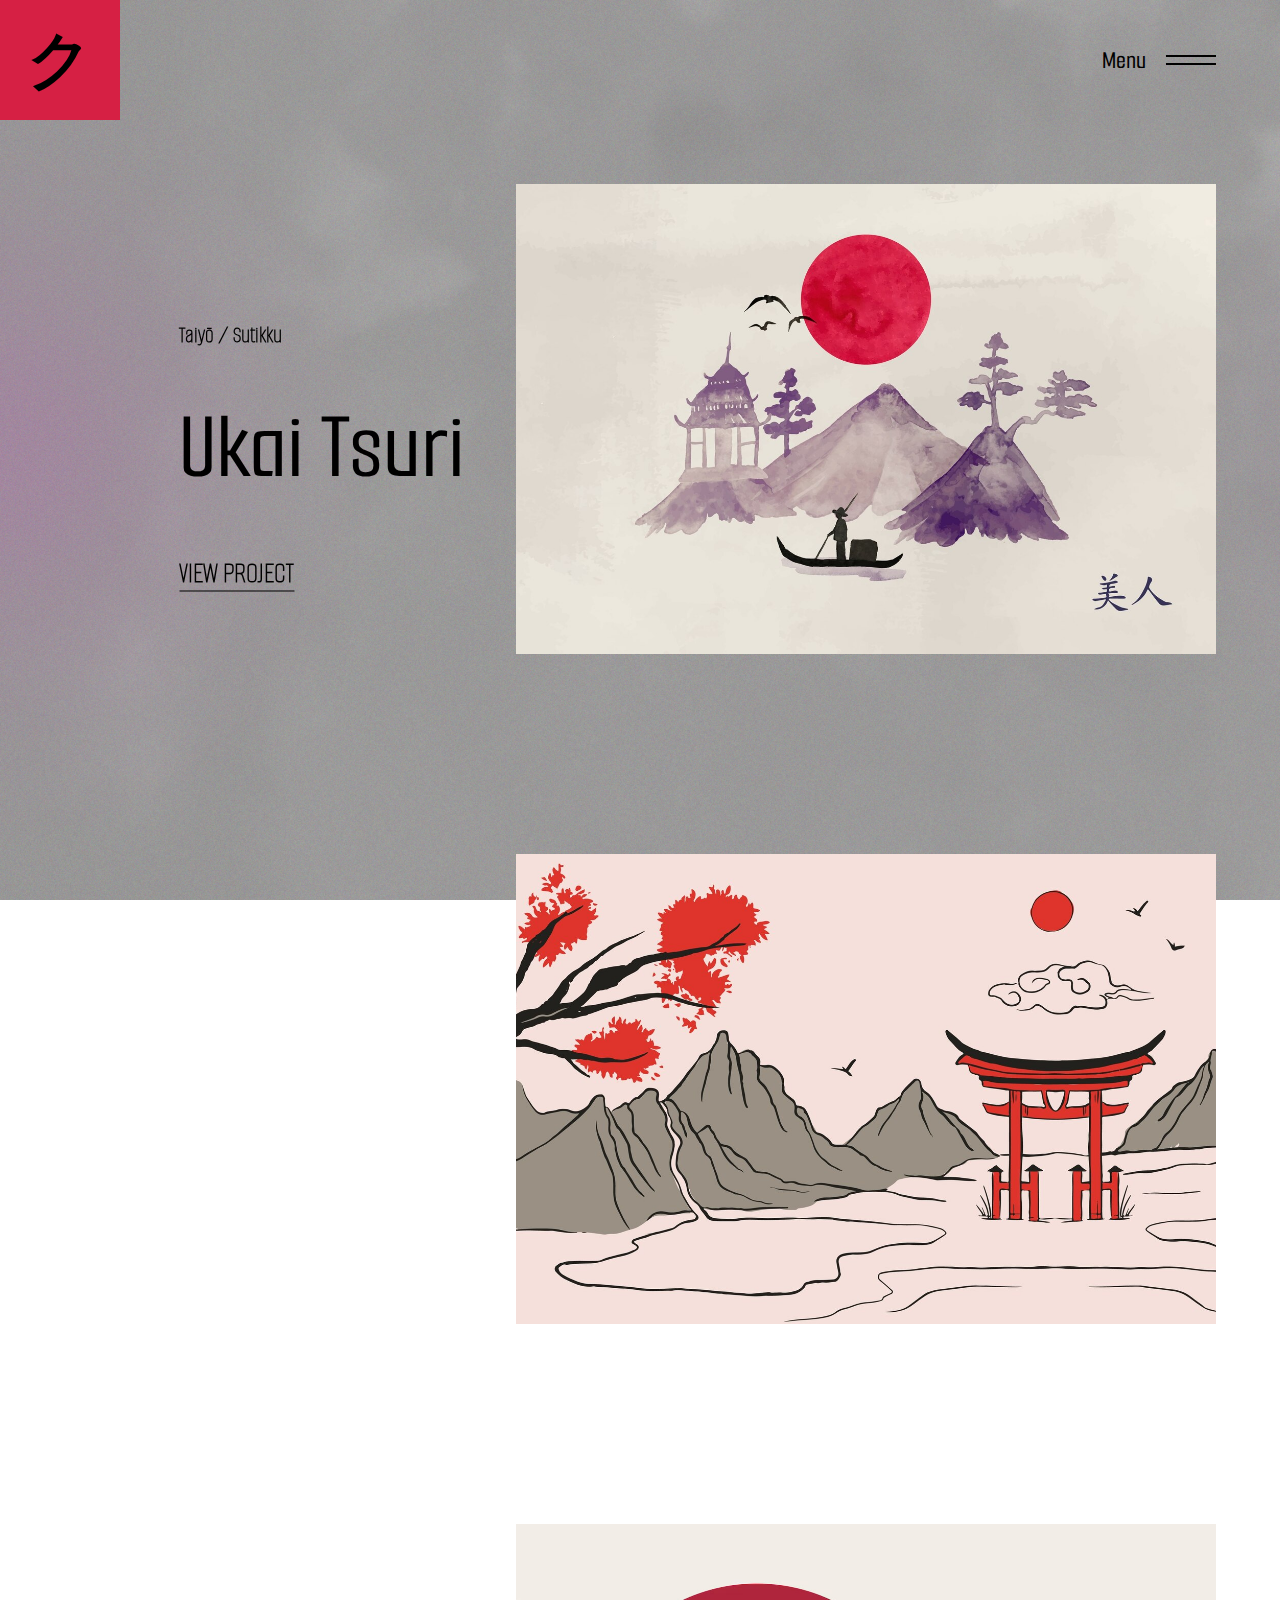
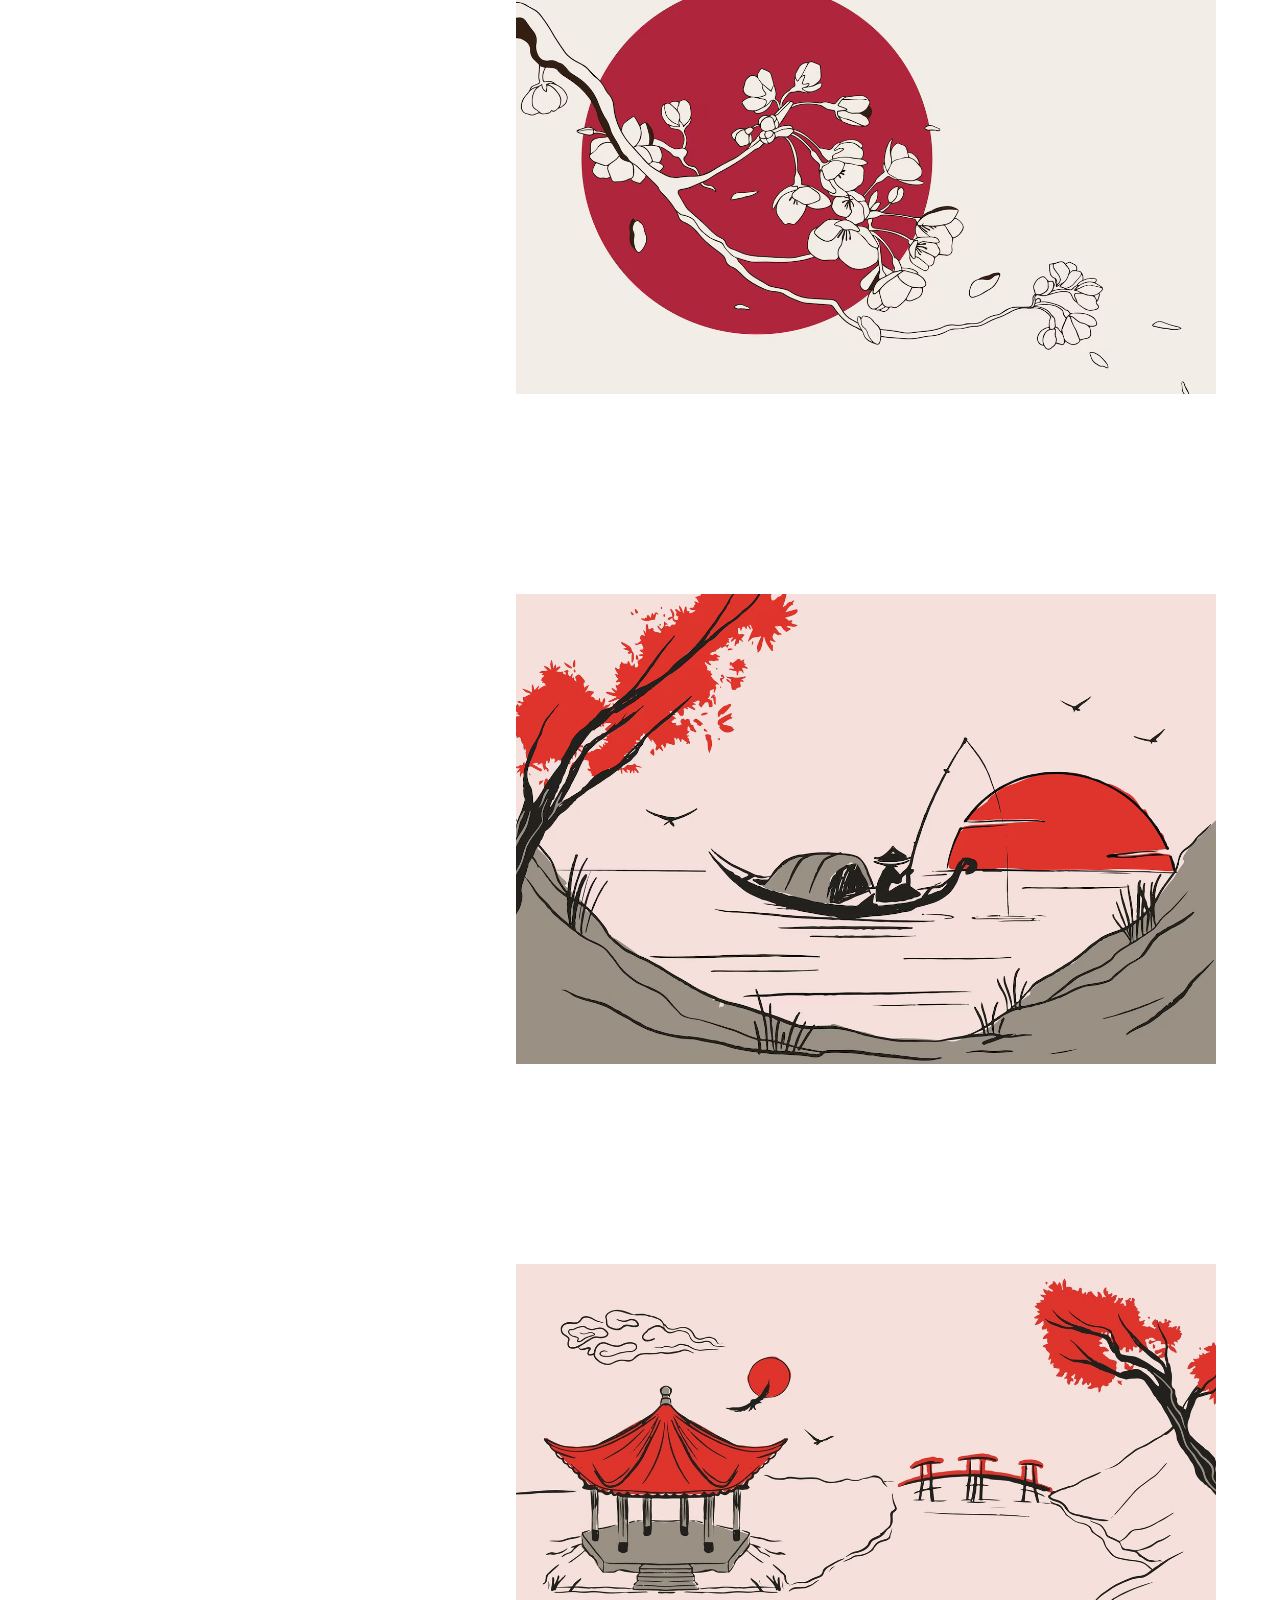
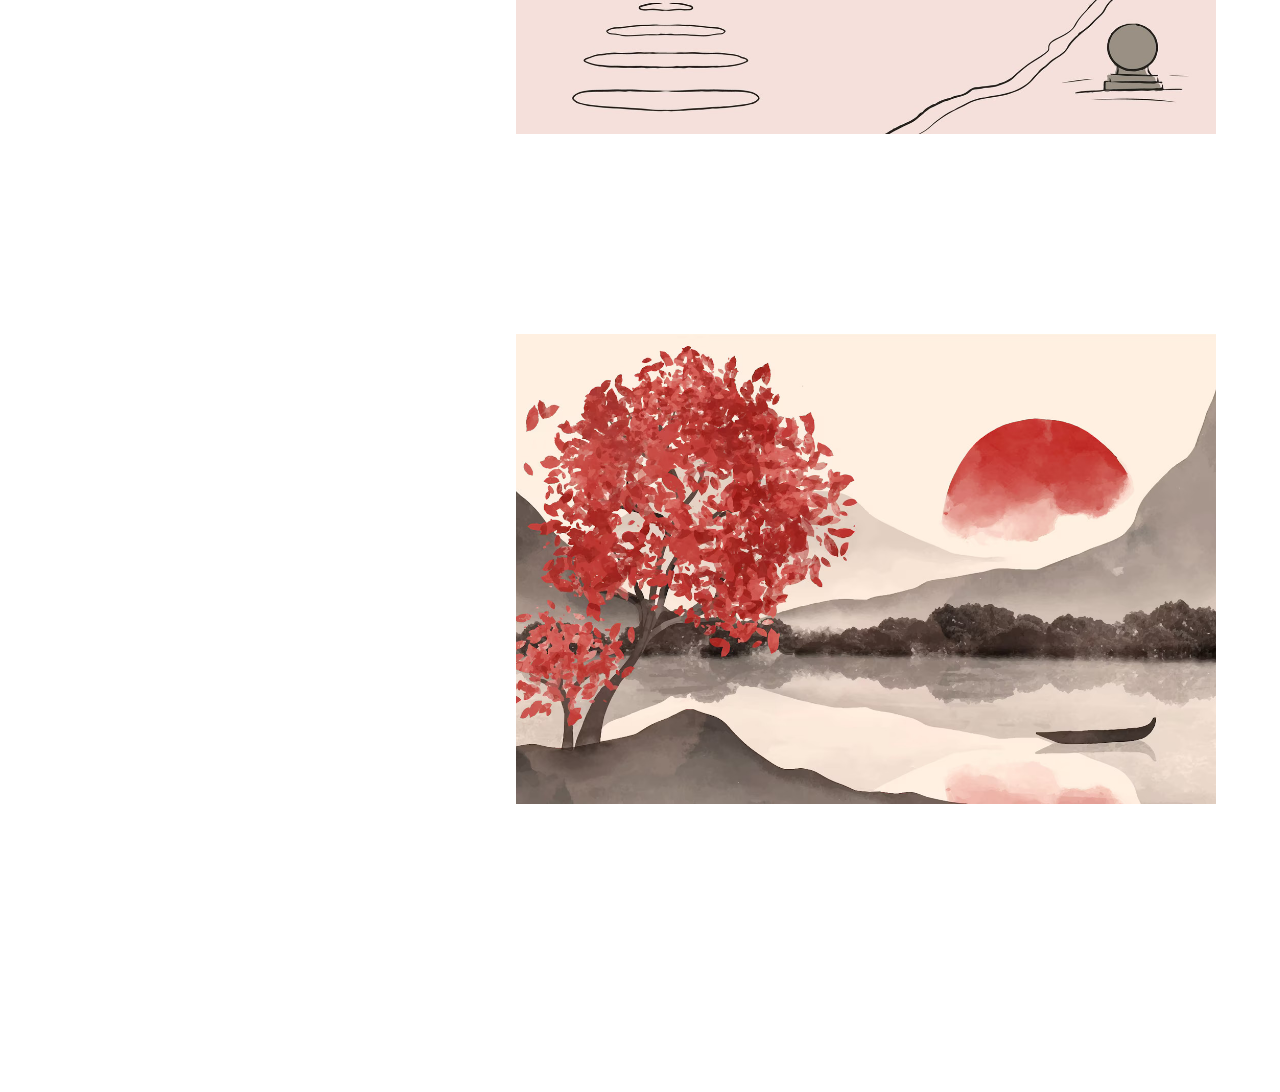
<file: index.html>
<!DOCTYPE html>
<html lang="en">
  <head>
    <meta charset="UTF-8" />
    <meta name="viewport" content="width=device-width, initial-scale=1.0" />
    <title>Japanese Gallery</title>
    <link rel="stylesheet" href="style.css" />
    <link rel="stylesheet" href="responsive.css" />
  </head>
  <body>
    <nav>
      <div class="logo_positioner">
        <h1 class="main_logo">ク</h1>
      </div>
      <div class="menu_controls">
        <h2 id="toggle_menu_text" class="menu_text"><a href="#">Menu</a></h2>
        <div class="menu_icon" id="toggle_menu_icon">
          <div class="menu_icon_one"></div>
          <div class="menu_icon_two"></div>
        </div>
      </div>
    </nav>

    <div class="menu_contact_info hidden-contact">
      <a href="index.html">Home</a>
      <a href="./about/about-me.html">About</a>
      <a href="./contact/contact.html">Contact</a>
    </div>

    <div class="body_main_content">
      <div class="main_content_text_left-side">
        <!--  -->
        <div class="m_c_text_wrapper tjf tjf1">
          <p>Taiyō / Sutikku</p>
          <h1>Ukai Tsuri</h1>
          <a href="./a-tags/tjf1/tjf1.html">VIEW PROJECT</a>
        </div>

        <div class="m_c_text_wrapper tja tja1">
          <p>Pōtaru / Yūmeina</p>
          <h1>Torii Gēto</h1>
          <a href="./a-tags/tja1/tja1.html">VIEW PROJECT</a>
        </div>

        <div class="m_c_text_wrapper tjn tjn1">
          <p>Hinode / Hasu</p>
          <h1>Shinra Banshō</h1>
          <a href="./a-tags/tjn1/tjn1.html">VIEW PROJECT</a>
        </div>

        <div class="m_c_text_wrapper tjf tjf2">
          <p>Nichibotsu / Tsurizao</p>
          <h1>Tenkara Tsuri</h1>
          <a href="./a-tags/tjf2/tjf2.html">VIEW PROJECT</a>
        </div>

        <div class="m_c_text_wrapper tja tja2">
          <p>Odayaka / Dentō-teki</p>
          <h1>Nihon Kenchiku</h1>
          <a href="./a-tags/tja2/tja2.html">VIEW PROJECT</a>
        </div>

        <div class="m_c_text_wrapper tjn tjn2">
          <p>Akai ki / Fukai mizu</p>
          <h1>Kachō Fūgetsu</h1>
          <a href="./a-tags/tjn2/tjn2.html">VIEW PROJECT</a>
        </div>
        <!--  -->
      </div>

      <div class="main_content_images_right-side">
        <div class="m_c_image_wrapper">
          <div class="small_screen_text">
            <p>Taiyō / Sutikku</p>
            <h1>Ukai Tsuri</h1>
            <a href="./a-tags/tjf1/tjf1.html">VIEW PROJECT</a>
          </div>
          <div class="image_one m_c_i_w_n_i">
            <div class="m_c_i_w_n_image"></div>
            <div class="m_c_i_w_next-activator a_one"></div>
          </div>
          <div class="small_screen_text">
            <p>Pōtaru / Yūmeina</p>
            <h1>Torii Gēto</h1>
            <a href="./a-tags/tja1/tja1.html">VIEW PROJECT</a>
          </div>
          <div class="image_two m_c_i_w_n_i">
            <div class="m_c_i_w_n_image"></div>
            <div class="m_c_i_w_next-activator a_two"></div>
          </div>
          <div class="small_screen_text">
            <p>Hinode / Hasu</p>
            <h1 class="lh2">Shinra Banshō</h1>
            <a href="./a-tags/tjn1/tjn1.html">VIEW PROJECT</a>
          </div>
          <div class="image_three m_c_i_w_n_i">
            <div class="m_c_i_w_n_image"></div>
            <div class="m_c_i_w_next-activator a_three"></div>
          </div>
          <div class="small_screen_text">
            <p>Nichibotsu / Tsurizao</p>
            <h1 class="lh2">Tenkara Tsuri</h1>
            <a href="./a-tags/tjf2/tjf2.html">VIEW PROJECT</a>
          </div>
          <div class="image_four m_c_i_w_n_i">
            <div class="m_c_i_w_n_image"></div>
            <div class="m_c_i_w_next-activator a_four"></div>
          </div>
          <div class="small_screen_text">
            <p>Odayaka / Dentō-teki</p>
            <h1 class="lh1">Nihon Kenchiku</h1>
            <a href="./a-tags/tja2/tja2.html">VIEW PROJECT</a>
          </div>
          <div class="image_five m_c_i_w_n_i">
            <div class="m_c_i_w_n_image"></div>
            <div class="m_c_i_w_next-activator a_five"></div>
          </div>
          <div class="small_screen_text">
            <p>Akai ki / Fukai mizu</p>
            <h1 class="lh1">Kachō Fūgetsu</h1>
            <a href="./a-tags/tjn2/tjn2.html">VIEW PROJECT</a>
          </div>
          <div class="image_six m_c_i_w_n_i">
            <div class="m_c_i_w_n_image"></div>
            <div class="m_c_i_w_next-activator a_six"></div>
          </div>
        </div>
      </div>
    </div>

    <div class="br1">
      <!-- prettier-ignore -->
      <br /><br /><br /><br /><br /><br /><br /><br />
    </div>
    <div class="br2">
      <!-- prettier-ignore -->
      <br /><br /><br /><br /><br /><br /><br /><br />
    </div>

    <script src="script.js"></script>
  </body>
</html>
</file>
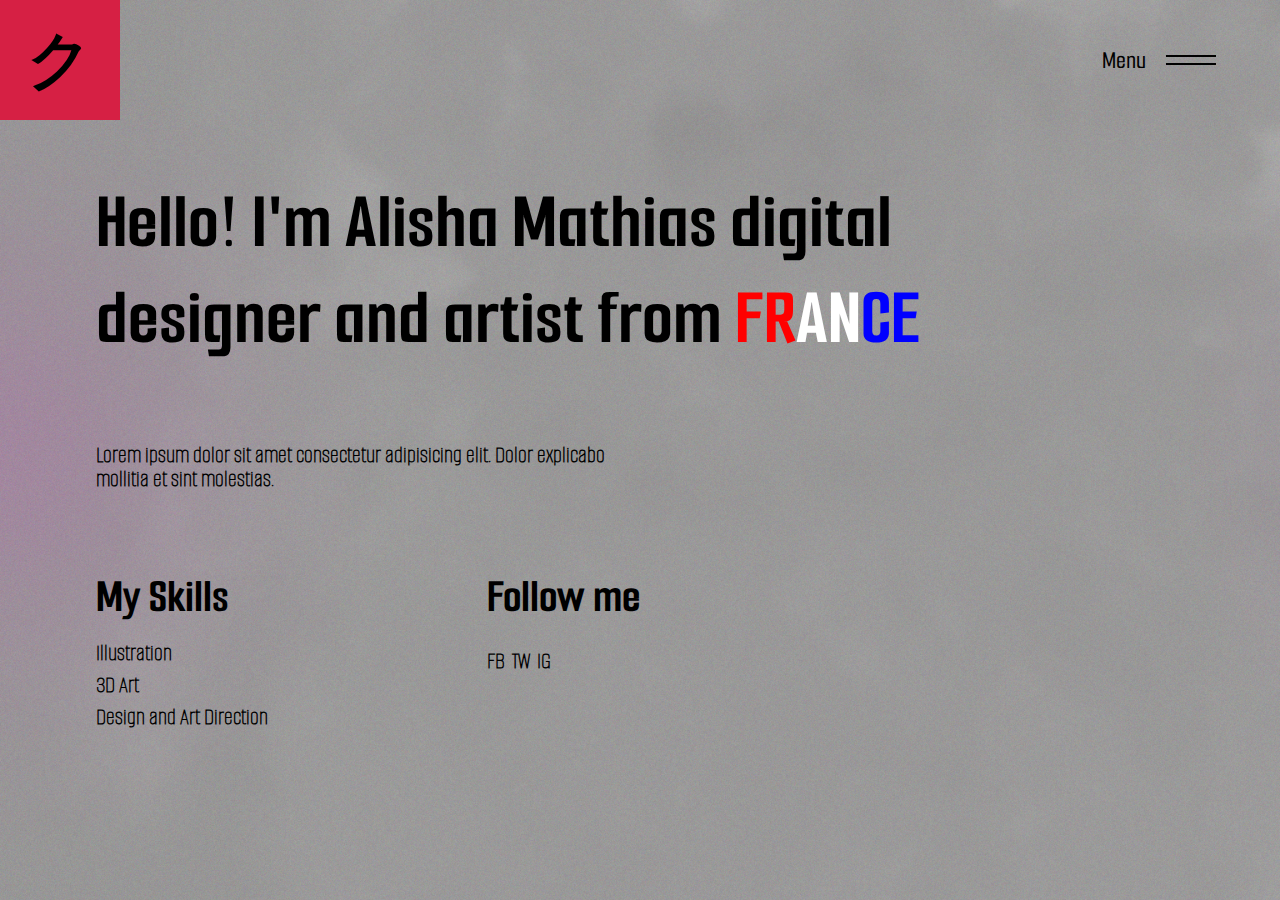
<file: about/about-me.html>
<!DOCTYPE html>
<html lang="en">
  <head>
    <meta charset="UTF-8" />
    <meta name="viewport" content="width=device-width, initial-scale=1.0" />
    <title>About - JG</title>
    <link rel="stylesheet" href="about.css" />
    <link rel="stylesheet" href="about-responsive.css" />
  </head>

  <body>
    <!--____________________________________________________________________________________________________________NAV -->
    <nav>
      <div class="logo_positioner">
        <h1 class="main_logo">ク</h1>
      </div>
      <div class="menu_controls">
        <h2 id="toggle_menu_text" class="menu_text"><a href="#">Menu</a></h2>
        <div class="menu_icon" id="toggle_menu_icon">
          <div class="menu_icon_one"></div>
          <div class="menu_icon_two"></div>
        </div>
      </div>
    </nav>

    <div class="menu_contact_info hidden-contact">
      <a href="../index.html">Home</a>
      <a href="../about/about-me.html">About</a>
      <a href="../contact/contact.html">Contact</a>
      <br /><br /><br /><br /><br /><br /><br />
    </div>

    <!--____________________________________________________________________________________________________________BODY -->

    <div class="body_main_content">
      <h1>
        Hello! I'm Alisha Mathias digital designer and artist from
        <span>FR</span><span>AN</span><span>CE</span>
      </h1>
      <div class="body_info">
        <div class="body_info_des">
          <p class="first_p">
            Lorem ipsum dolor sit amet consectetur adipisicing elit. Dolor explicabo mollitia et
            sint molestias.
          </p>

          <div class="info_wrapper">
            <div class="skills">
              <h2>My Skills</h2>
              <div class="skills_p">
                <p>Illustration</p>
                <p>3D Art</p>
                <p>Design and Art Direction</p>
              </div>
            </div>

            <div class="flw_me">
              <h2>Follow me</h2>
              <div class="socials">
                <a href="#">FB</a>
                <a href="#">TW</a>
                <a href="#">IG</a>
              </div>
            </div>
          </div>
        </div>
      </div>
      <img src="/about/a-images/face-modified.jpg" alt="" />
    </div>

    <script src="a-script.js"></script>
  </body>
</html>
</file>
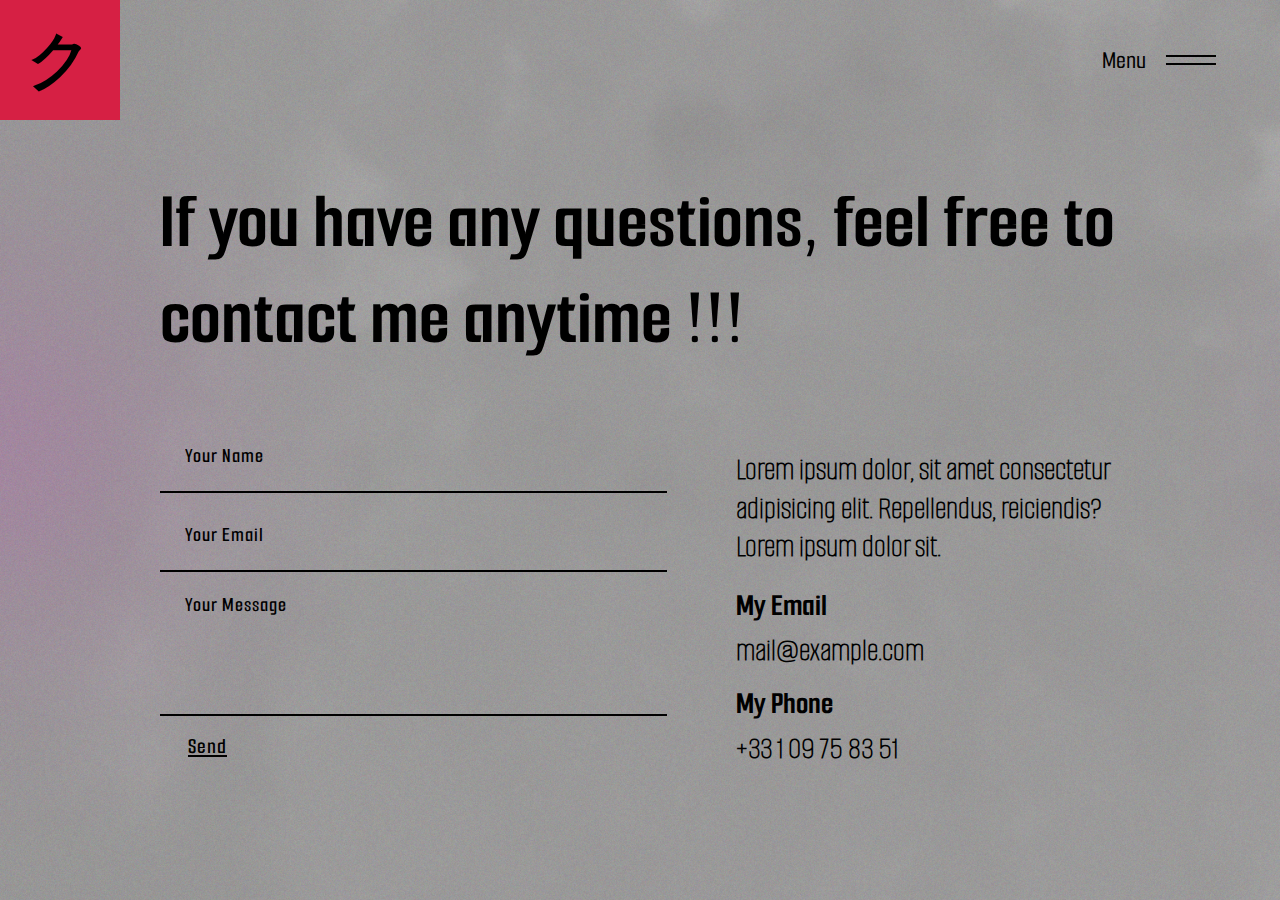
<file: contact/contact.html>
<!DOCTYPE html>
<html lang="en">
  <head>
    <meta charset="UTF-8" />
    <meta name="viewport" content="width=device-width, initial-scale=1.0" />
    <title>Contact - JG</title>
    <link rel="stylesheet" href="contact.css" />
    <link rel="stylesheet" href="contact-responsive.css" />
  </head>
  <body>
    <!--____________________________________________________________________________________________________________NAV -->
    <nav>
      <div class="logo_positioner">
        <h1 class="main_logo">ク</h1>
      </div>
      <div class="menu_controls">
        <h2 id="toggle_menu_text" class="menu_text"><a href="#">Menu</a></h2>
        <div class="menu_icon" id="toggle_menu_icon">
          <div class="menu_icon_one"></div>
          <div class="menu_icon_two"></div>
        </div>
      </div>
    </nav>

    <div class="menu_contact_info hidden-contact">
      <a href="../index.html">Home</a>
      <a href="../about/about-me.html">About</a>
      <a href="../contact/contact.html">Contact</a>
      <br /><br /><br /><br /><br /><br /><br />
    </div>

    <!--____________________________________________________________________________________________________________BODY -->

    <div class="body_main_content">
      <h1>If you have any questions, feel free to contact me anytime !!!</h1>

      <div class="body_wrapper">
        <!-- prettier-ignore -->
        <div class="form_wrapper">
            <form action="https://api.web3forms.com/submit" method="POST" class="contact-left">
                <input type="hidden" name="access_key" value="7f25df4d-24a0-406d-bfc5-9afe384e8511" />
                <input type="text" name="name" placeholder="Your Name" class="contact-inputs" required />
                <input type="email" name="email" placeholder="Your Email" class="contact-inputs" required />
                <textarea name="message" placeholder="Your Message" class="contact-inputs" required></textarea>
                <button type="submit">Send</button>
              </form>
        </div>
        <div class="text_wrapper">
          <p>
            Lorem ipsum dolor, sit amet consectetur adipisicing elit. Repellendus, reiciendis? Lorem
            ipsum dolor sit.
          </p>
          <h3>My Email</h3>
          <a href="#">mail@example.com</a>
          <h3>My Phone</h3>
          <a href="#">+33 1 09 75 83 51</a>
        </div>
      </div>
    </div>

    <script src="c-script.js"></script>
  </body>
</html>
</file>
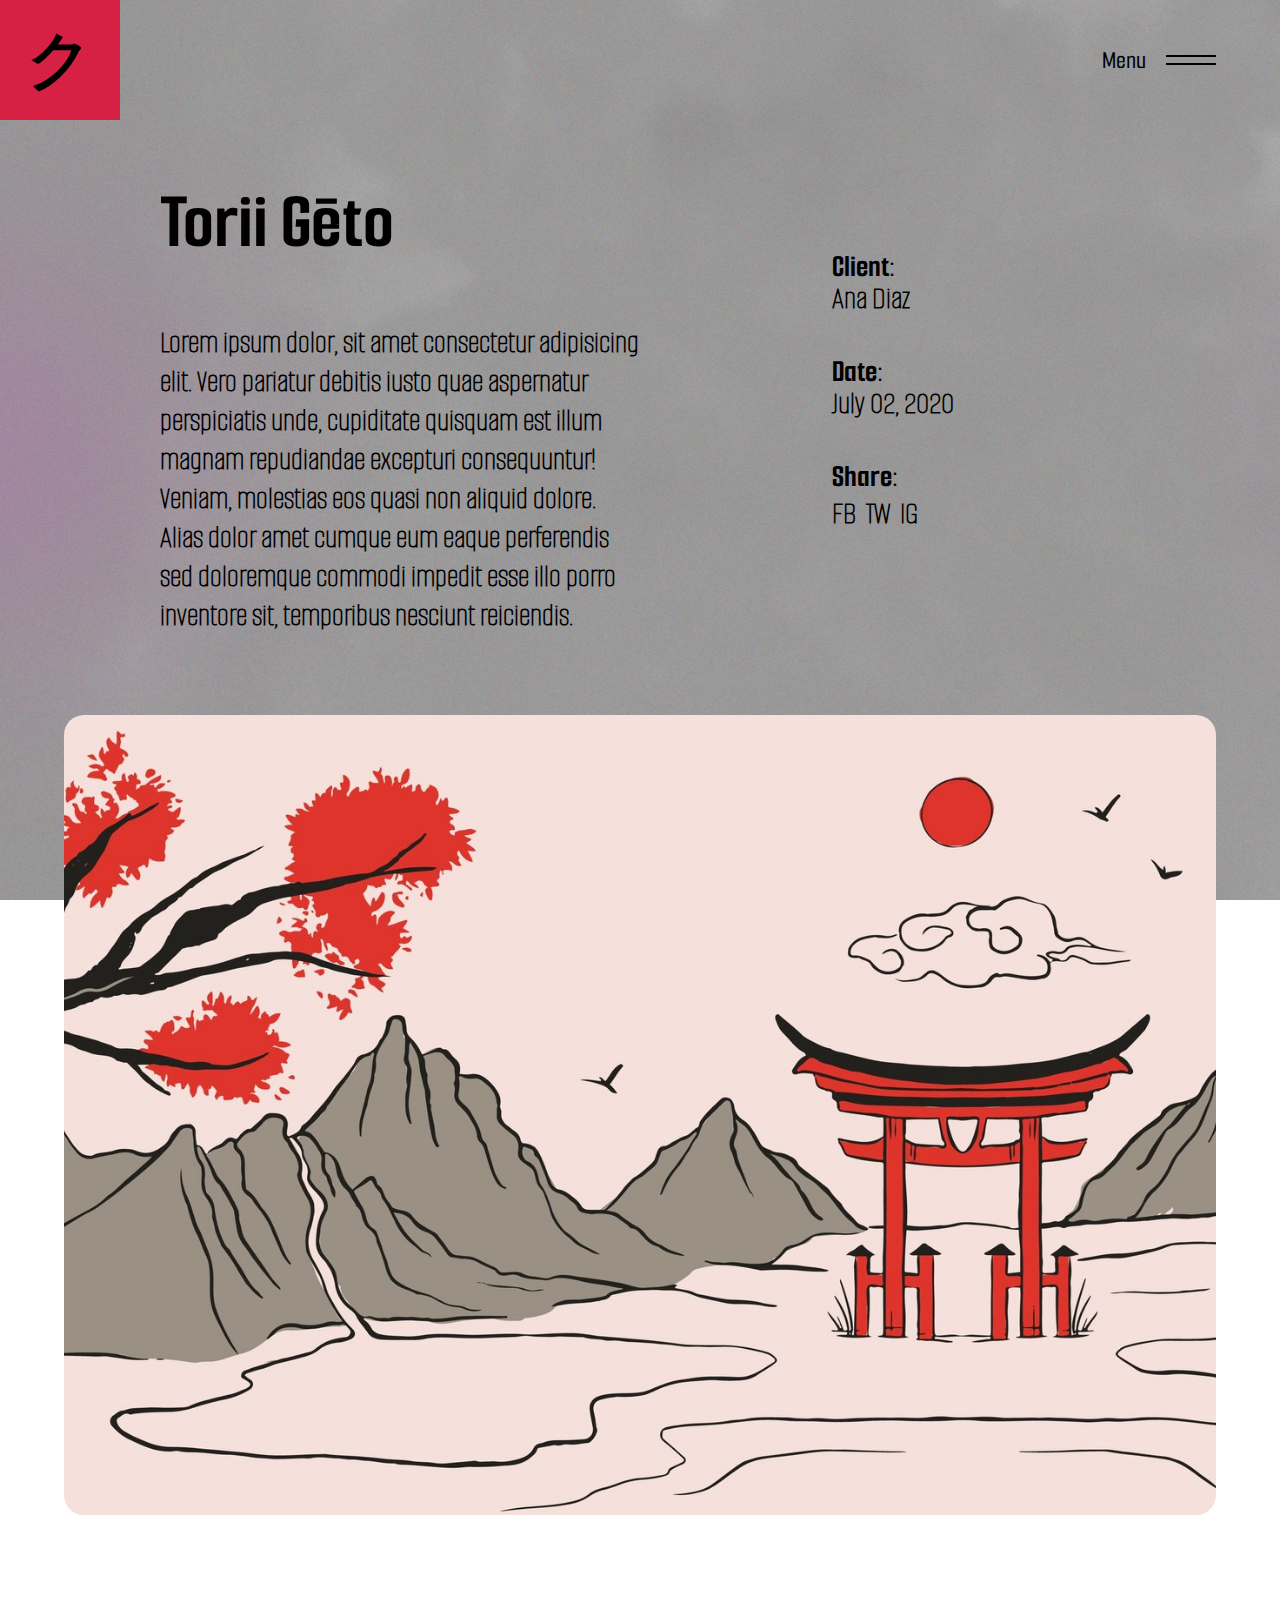
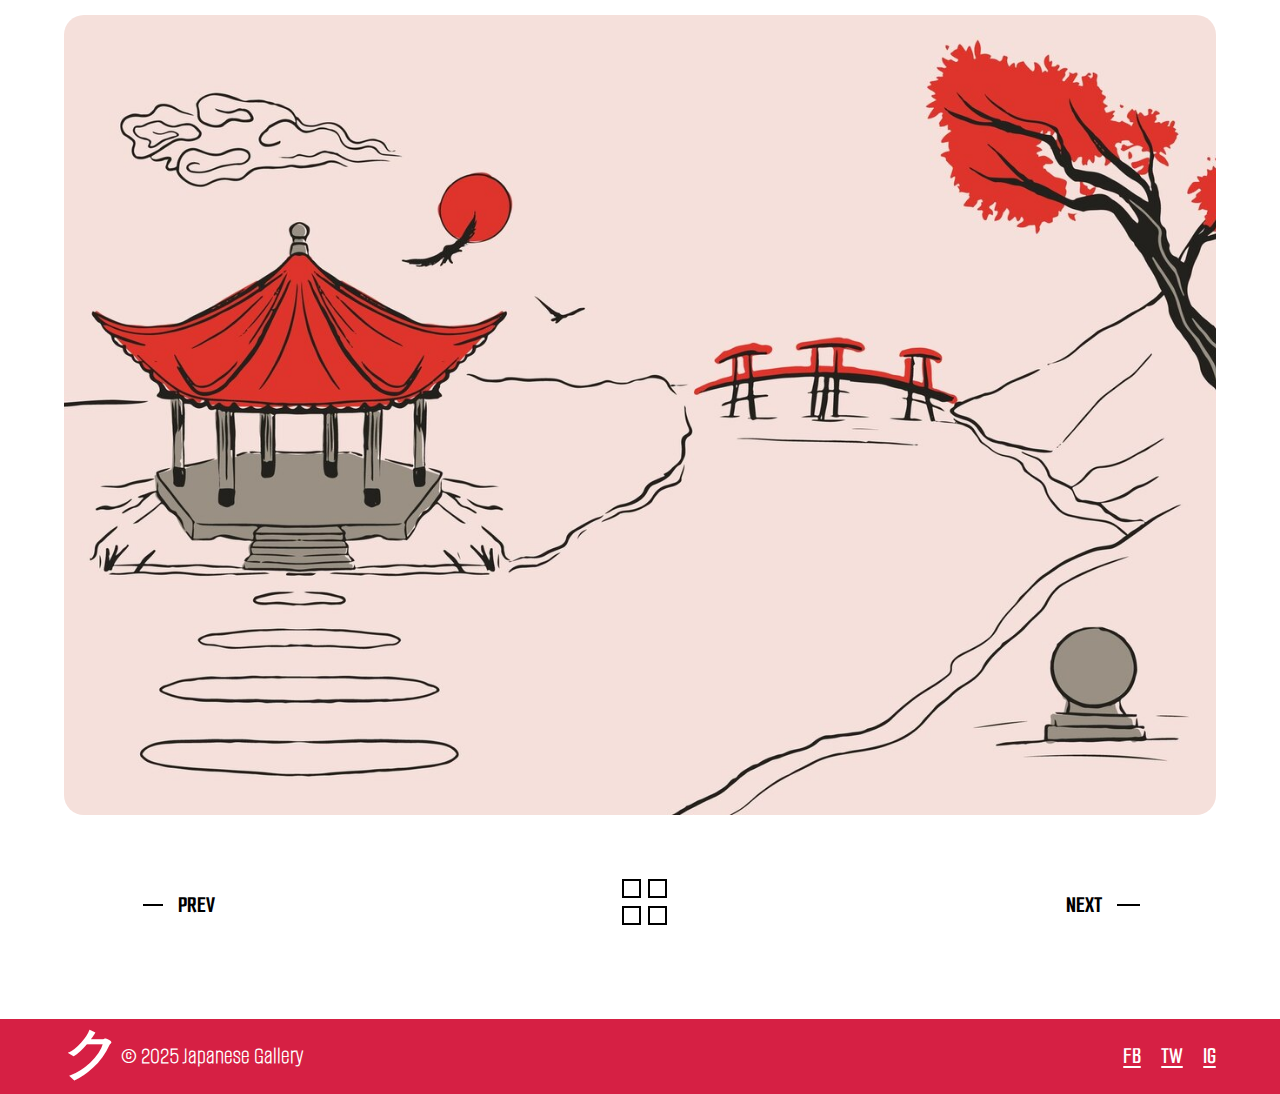
<file: a-tags/tja1/tja1.html>
<!DOCTYPE html>
<html lang="en">
  <head>
    <meta charset="UTF-8" />
    <meta name="viewport" content="width=device-width, initial-scale=1.0" />
    <title>Traditional Japanese Fishing - JG</title>
    <link rel="stylesheet" href="../main-atag-style.css" />
    <link rel="stylesheet" href="../main-atag-responsive.css" />

    <style>
      .p1,
      .p2,
      .p3 {
        background-color: black;
      }
      .prev {
        cursor: pointer;
        color: black;
      }
      .body_images .img1 {
        background: url(/images/Asset-images/Japan-2.jpg) center / cover no-repeat;
      }
      .body_images .img2 {
        background: url(/images/Asset-images/Japan-3.jpg) center / cover no-repeat;
      }
    </style>
  </head>
  <body>
    <!--____________________________________________________________________________________________________________NAV -->
    <nav>
      <div class="logo_positioner">
        <h1 class="main_logo">ク</h1>
      </div>
      <div class="menu_controls">
        <h2 id="toggle_menu_text" class="menu_text"><a href="#">Menu</a></h2>
        <div class="menu_icon" id="toggle_menu_icon">
          <div class="menu_icon_one"></div>
          <div class="menu_icon_two"></div>
        </div>
      </div>
    </nav>

    <div class="menu_contact_info hidden-contact">
      <a href="/index.html">Home</a>
      <a href="/about/about-me.html">About</a>
      <a href="/contact/contact.html">Contact</a>
      <br /><br /><br /><br /><br /><br /><br />
    </div>

    <!--____________________________________________________________________________________________________________BODY -->

    <div class="body_main_content">
      <div class="body_main_content_wrapper">
        <div class="body_flex_wrapper">
          <div class="body_left">
            <h1>Torii Gēto</h1>
            <p>
              Lorem ipsum dolor, sit amet consectetur adipisicing elit. Vero pariatur debitis iusto
              quae aspernatur perspiciatis unde, cupiditate quisquam est illum magnam repudiandae
              excepturi consequuntur! Veniam, molestias eos quasi non aliquid dolore. Alias dolor
              amet cumque eum eaque perferendis sed doloremque commodi impedit esse illo porro
              inventore sit, temporibus nesciunt reiciendis.
            </p>
          </div>

          <div class="body_right">
            <div class="body_c1">
              <h3>Client:</h3>
              <h2>Ana Diaz</h2>
            </div>
            <div class="body_c2">
              <h3>Date:</h3>
              <h2>July 02, 2020</h2>
            </div>
            <div class="body_c3">
              <h3>Share:</h3>
              <a href="#">FB</a>
              <a href="#">TW</a>
              <a href="#">IG</a>
            </div>
          </div>
        </div>
      </div>
      <div class="body_images">
        <div class="img1"></div>
        <div class="img2"></div>
      </div>

      <div class="body_controls">
        <div class="prev">
          <div class="prev_icon">
            <div class="p1"></div>
            <div class="p2"></div>
            <div class="p3"></div>
          </div>
          <h4>PREV</h4>
        </div>
        <div class="center">
          <div class="center_icon">
            <div class="c1"></div>
            <div class="c2"></div>
            <div class="c3"></div>
            <div class="c4"></div>
          </div>
        </div>
        <div class="next">
          <h4>NEXT</h4>
          <div class="next_icon">
            <div class="n1"></div>
            <div class="n2"></div>
            <div class="n3"></div>
          </div>
        </div>
      </div>
    </div>

    <footer class="footer">
      <div class="f_left">
        <h1>ク</h1>
        <p>© 2025 Japanese Gallery</p>
      </div>
      <div class="f_right">
        <a href="#">FB</a>
        <a href="#">TW</a>
        <a href="#">IG</a>
      </div>
    </footer>
    <script src="tja1-script.js"></script>
  </body>
</html>
</file>
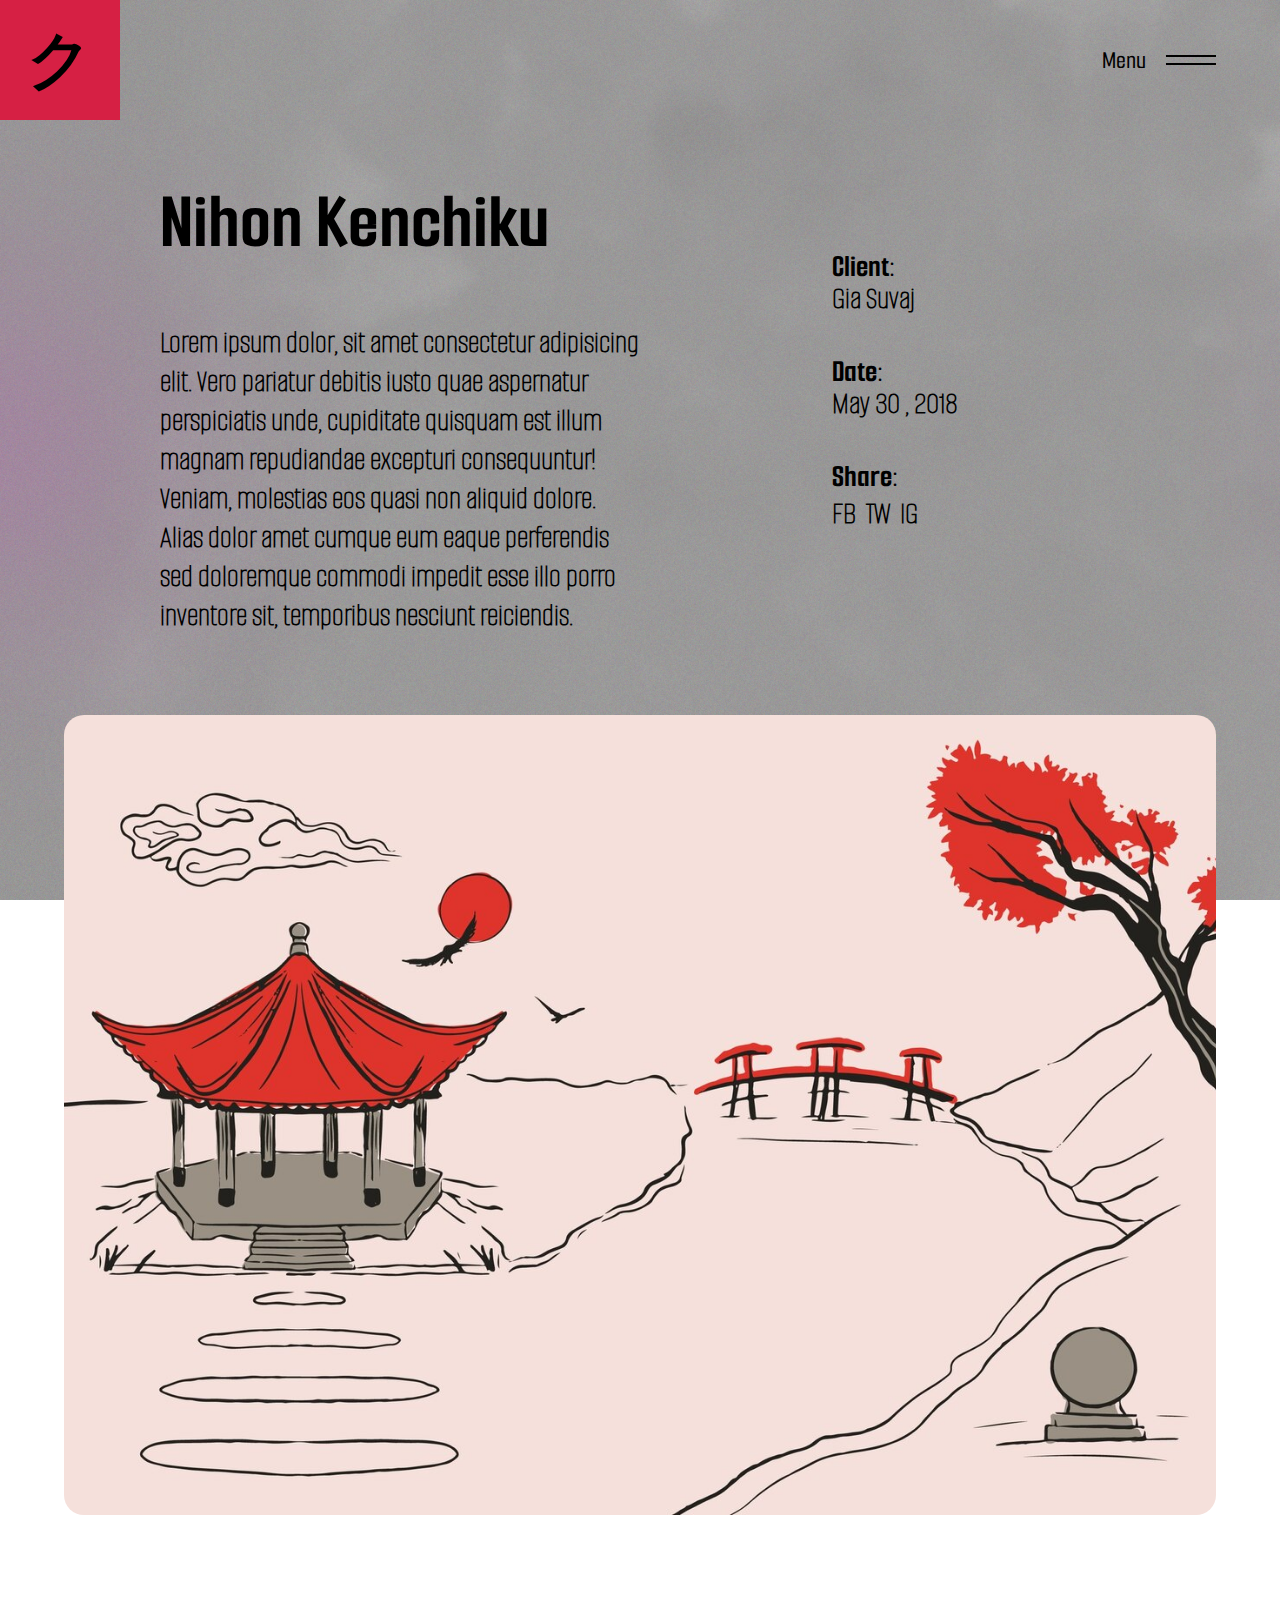
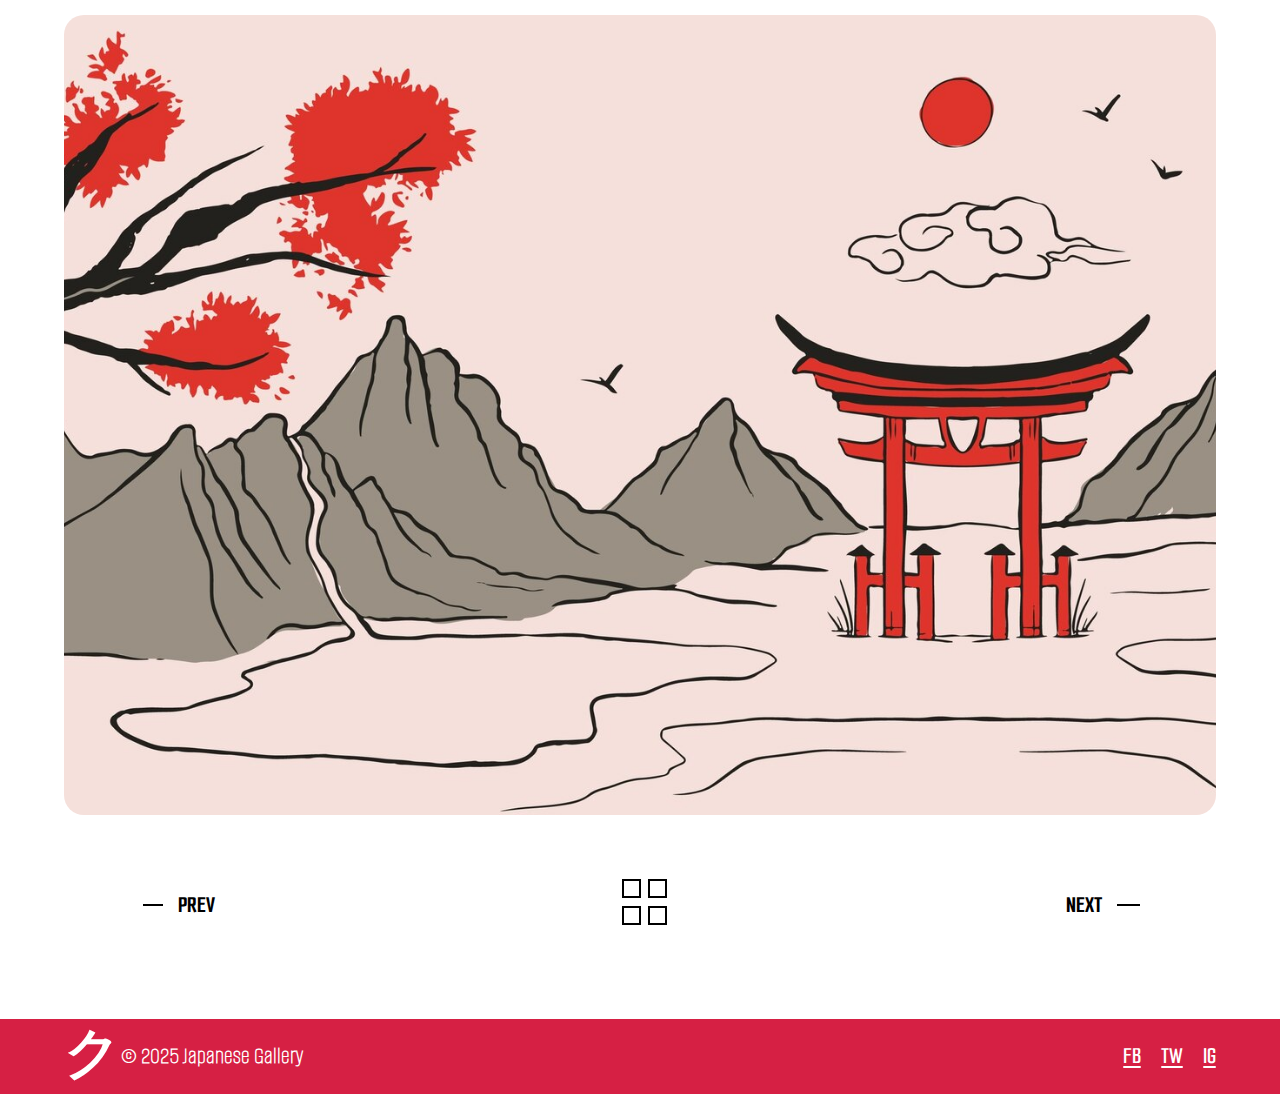
<file: a-tags/tja2/tja2.html>
<!DOCTYPE html>
<html lang="en">
  <head>
    <meta charset="UTF-8" />
    <meta name="viewport" content="width=device-width, initial-scale=1.0" />
    <title>Traditional Japanese Fishing - JG</title>
    <link rel="stylesheet" href="../main-atag-style.css" />
    <link rel="stylesheet" href="../main-atag-responsive.css" />

    <style>
      .p1,
      .p2,
      .p3 {
        background-color: black;
      }
      .prev {
        cursor: pointer;
        color: black;
      }
      .body_images .img1 {
        background: url(/images/Asset-images/Japan-3.jpg) center / cover no-repeat;
      }
      .body_images .img2 {
        background: url(/images/Asset-images/Japan-2.jpg) center / cover no-repeat;
      }
    </style>
  </head>
  <body>
    <!--____________________________________________________________________________________________________________NAV -->
    <nav>
      <div class="logo_positioner">
        <h1 class="main_logo">ク</h1>
      </div>
      <div class="menu_controls">
        <h2 id="toggle_menu_text" class="menu_text"><a href="#">Menu</a></h2>
        <div class="menu_icon" id="toggle_menu_icon">
          <div class="menu_icon_one"></div>
          <div class="menu_icon_two"></div>
        </div>
      </div>
    </nav>

    <div class="menu_contact_info hidden-contact">
      <a href="/index.html">Home</a>
      <a href="/about/about-me.html">About</a>
      <a href="/contact/contact.html">Contact</a>
      <br /><br /><br /><br /><br /><br /><br />
    </div>

    <!--____________________________________________________________________________________________________________BODY -->

    <div class="body_main_content">
      <div class="body_main_content_wrapper">
        <div class="body_flex_wrapper">
          <div class="body_left">
            <h1>Nihon Kenchiku</h1>
            <p>
              Lorem ipsum dolor, sit amet consectetur adipisicing elit. Vero pariatur debitis iusto
              quae aspernatur perspiciatis unde, cupiditate quisquam est illum magnam repudiandae
              excepturi consequuntur! Veniam, molestias eos quasi non aliquid dolore. Alias dolor
              amet cumque eum eaque perferendis sed doloremque commodi impedit esse illo porro
              inventore sit, temporibus nesciunt reiciendis.
            </p>
          </div>

          <div class="body_right">
            <div class="body_c1">
              <h3>Client:</h3>
              <h2>Gia Suvaj</h2>
            </div>
            <div class="body_c2">
              <h3>Date:</h3>
              <h2>May 30 , 2018</h2>
            </div>
            <div class="body_c3">
              <h3>Share:</h3>
              <a href="#">FB</a>
              <a href="#">TW</a>
              <a href="#">IG</a>
            </div>
          </div>
        </div>
      </div>
      <div class="body_images">
        <div class="img1"></div>
        <div class="img2"></div>
      </div>

      <div class="body_controls">
        <div class="prev">
          <div class="prev_icon">
            <div class="p1"></div>
            <div class="p2"></div>
            <div class="p3"></div>
          </div>
          <h4>PREV</h4>
        </div>
        <div class="center">
          <div class="center_icon">
            <div class="c1"></div>
            <div class="c2"></div>
            <div class="c3"></div>
            <div class="c4"></div>
          </div>
        </div>
        <div class="next">
          <h4>NEXT</h4>
          <div class="next_icon">
            <div class="n1"></div>
            <div class="n2"></div>
            <div class="n3"></div>
          </div>
        </div>
      </div>
    </div>

    <footer class="footer">
      <div class="f_left">
        <h1>ク</h1>
        <p>© 2025 Japanese Gallery</p>
      </div>
      <div class="f_right">
        <a href="#">FB</a>
        <a href="#">TW</a>
        <a href="#">IG</a>
      </div>
    </footer>
    <script src="tja2-script.js"></script>
  </body>
</html>
</file>
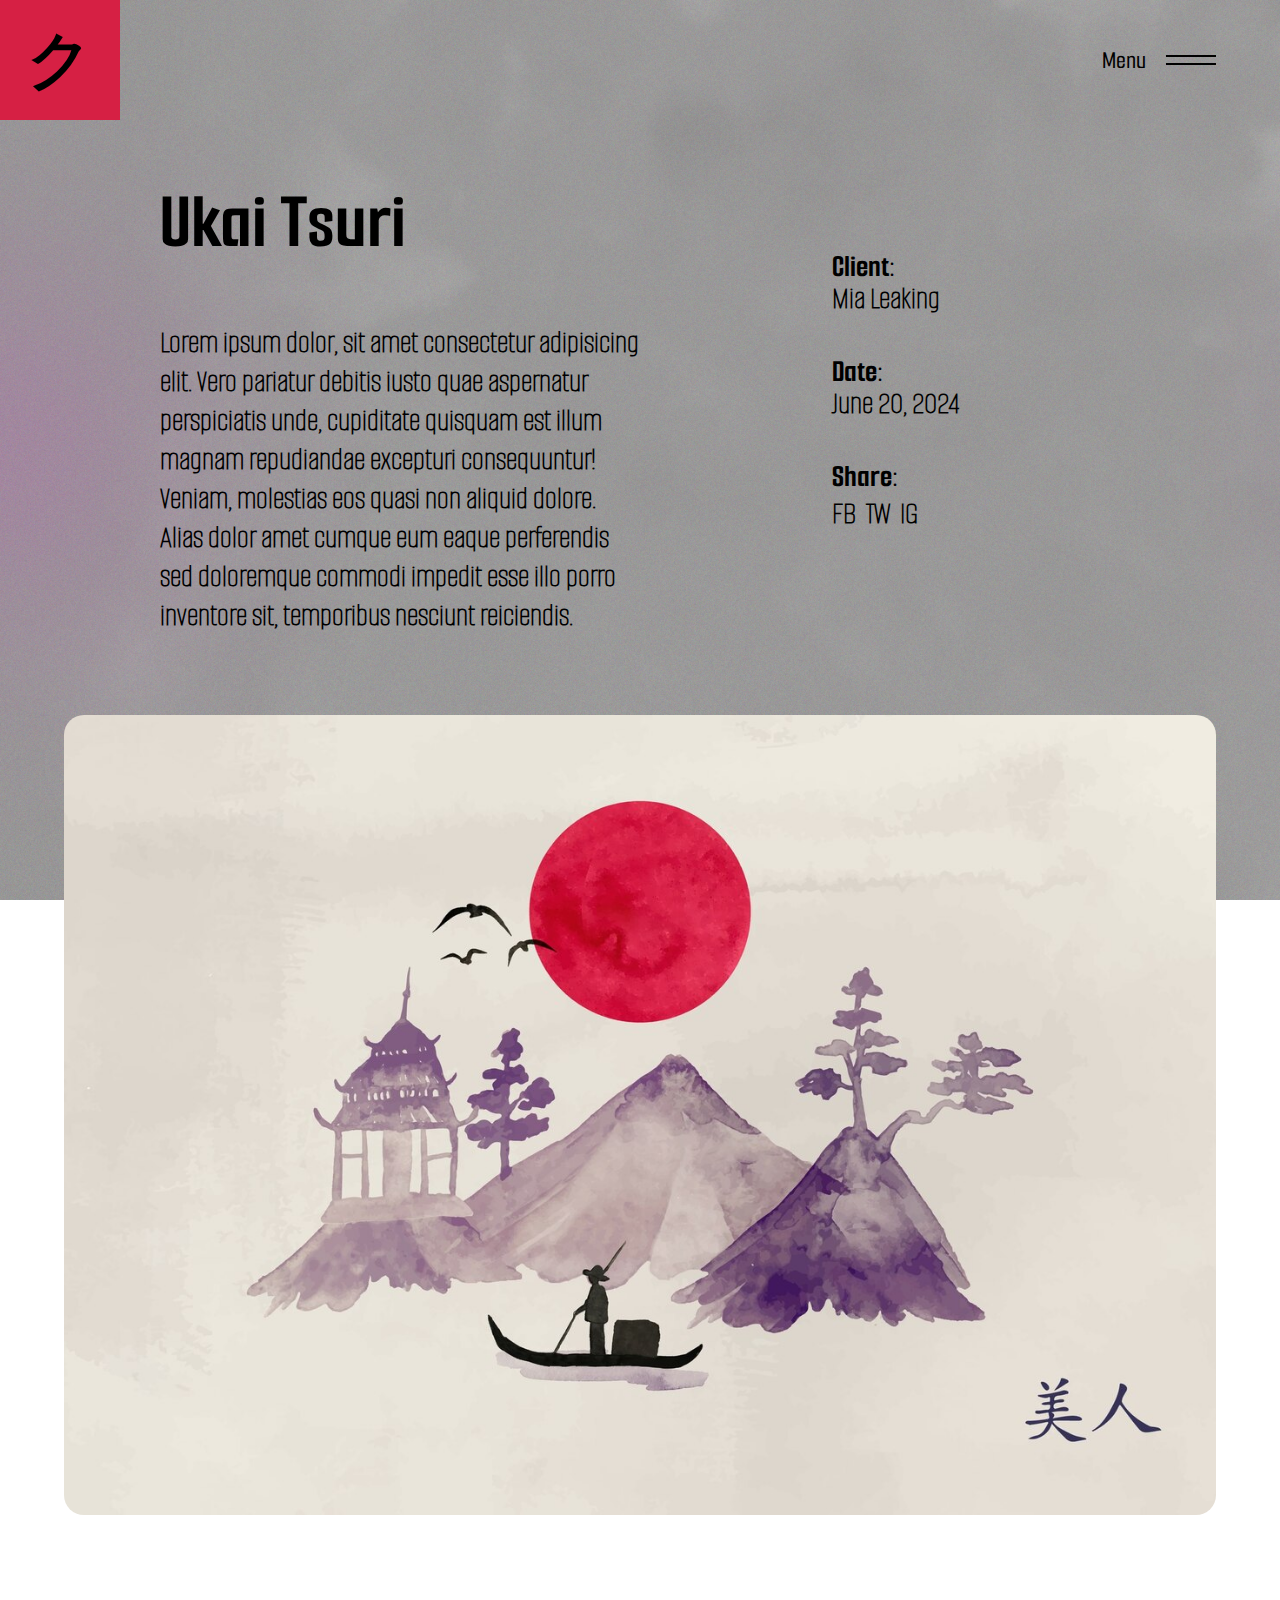
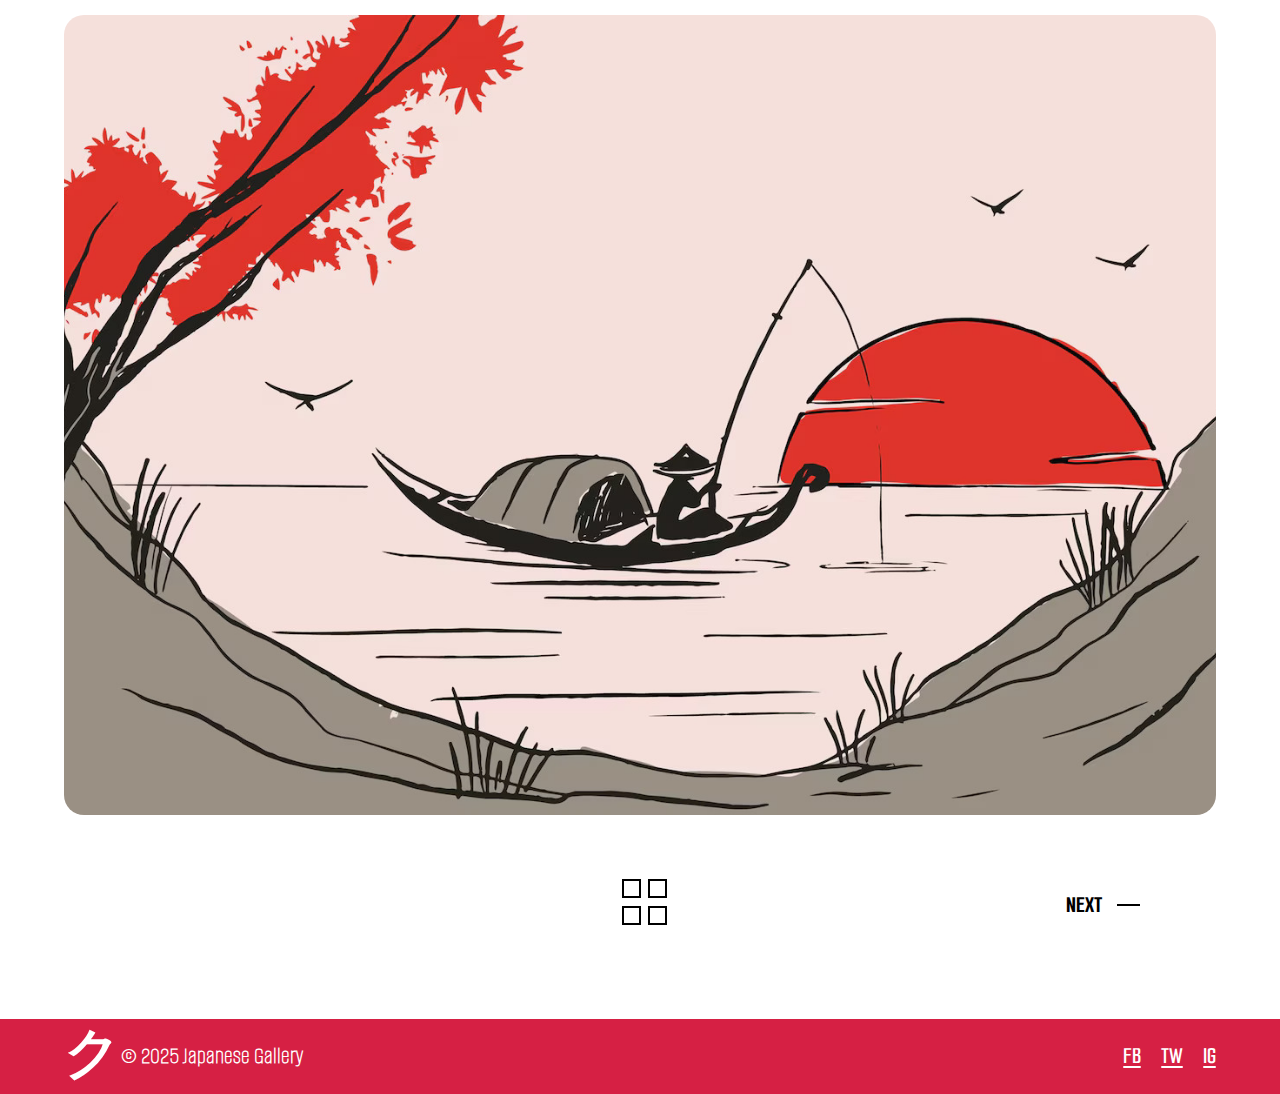
<file: a-tags/tjf1/tjf1.html>
<!DOCTYPE html>
<html lang="en">
  <head>
    <meta charset="UTF-8" />
    <meta name="viewport" content="width=device-width, initial-scale=1.0" />
    <title>Traditional Japanese Fishing - JG</title>
    <link rel="stylesheet" href="../main-atag-style.css" />
    <link rel="stylesheet" href="../main-atag-responsive.css" />

    <style></style>
  </head>
  <body>
    <!--____________________________________________________________________________________________________________NAV -->
    <nav>
      <div class="logo_positioner">
        <h1 class="main_logo">ク</h1>
      </div>
      <div class="menu_controls">
        <h2 id="toggle_menu_text" class="menu_text"><a href="#">Menu</a></h2>
        <div class="menu_icon" id="toggle_menu_icon">
          <div class="menu_icon_one"></div>
          <div class="menu_icon_two"></div>
        </div>
      </div>
    </nav>

    <div class="menu_contact_info hidden-contact">
      <a href="/index.html">Home</a>
      <a href="/about/about-me.html">About</a>
      <a href="/contact/contact.html">Contact</a>
      <br /><br /><br /><br /><br /><br /><br />
    </div>

    <!--____________________________________________________________________________________________________________BODY -->

    <div class="body_main_content">
      <div class="body_main_content_wrapper">
        <div class="body_flex_wrapper">
          <div class="body_left">
            <h1>Ukai Tsuri</h1>
            <p>
              Lorem ipsum dolor, sit amet consectetur adipisicing elit. Vero pariatur debitis iusto
              quae aspernatur perspiciatis unde, cupiditate quisquam est illum magnam repudiandae
              excepturi consequuntur! Veniam, molestias eos quasi non aliquid dolore. Alias dolor
              amet cumque eum eaque perferendis sed doloremque commodi impedit esse illo porro
              inventore sit, temporibus nesciunt reiciendis.
            </p>
          </div>

          <div class="body_right">
            <div class="body_c1">
              <h3>Client:</h3>
              <h2>Mia Leaking</h2>
            </div>
            <div class="body_c2">
              <h3>Date:</h3>
              <h2>June 20, 2024</h2>
            </div>
            <div class="body_c3">
              <h3>Share:</h3>
              <a href="#">FB</a>
              <a href="#">TW</a>
              <a href="#">IG</a>
            </div>
          </div>
        </div>
      </div>
      <div class="body_images">
        <div class="img1"></div>
        <div class="img2"></div>
      </div>

      <div class="body_controls">
        <div class="prev">
          <div class="prev_icon">
            <div class="p1"></div>
            <div class="p2"></div>
            <div class="p3"></div>
          </div>
          <h4>PREV</h4>
        </div>
        <div class="center">
          <div class="center_icon">
            <div class="c1"></div>
            <div class="c2"></div>
            <div class="c3"></div>
            <div class="c4"></div>
          </div>
        </div>
        <div class="next">
          <h4>NEXT</h4>
          <div class="next_icon">
            <div class="n1"></div>
            <div class="n2"></div>
            <div class="n3"></div>
          </div>
        </div>
      </div>
    </div>

    <footer class="footer">
      <div class="f_left">
        <h1>ク</h1>
        <p>© 2025 Japanese Gallery</p>
      </div>
      <div class="f_right">
        <a href="#">FB</a>
        <a href="#">TW</a>
        <a href="#">IG</a>
      </div>
    </footer>
    <script src="tjf1-script.js"></script>
  </body>
</html>
</file>
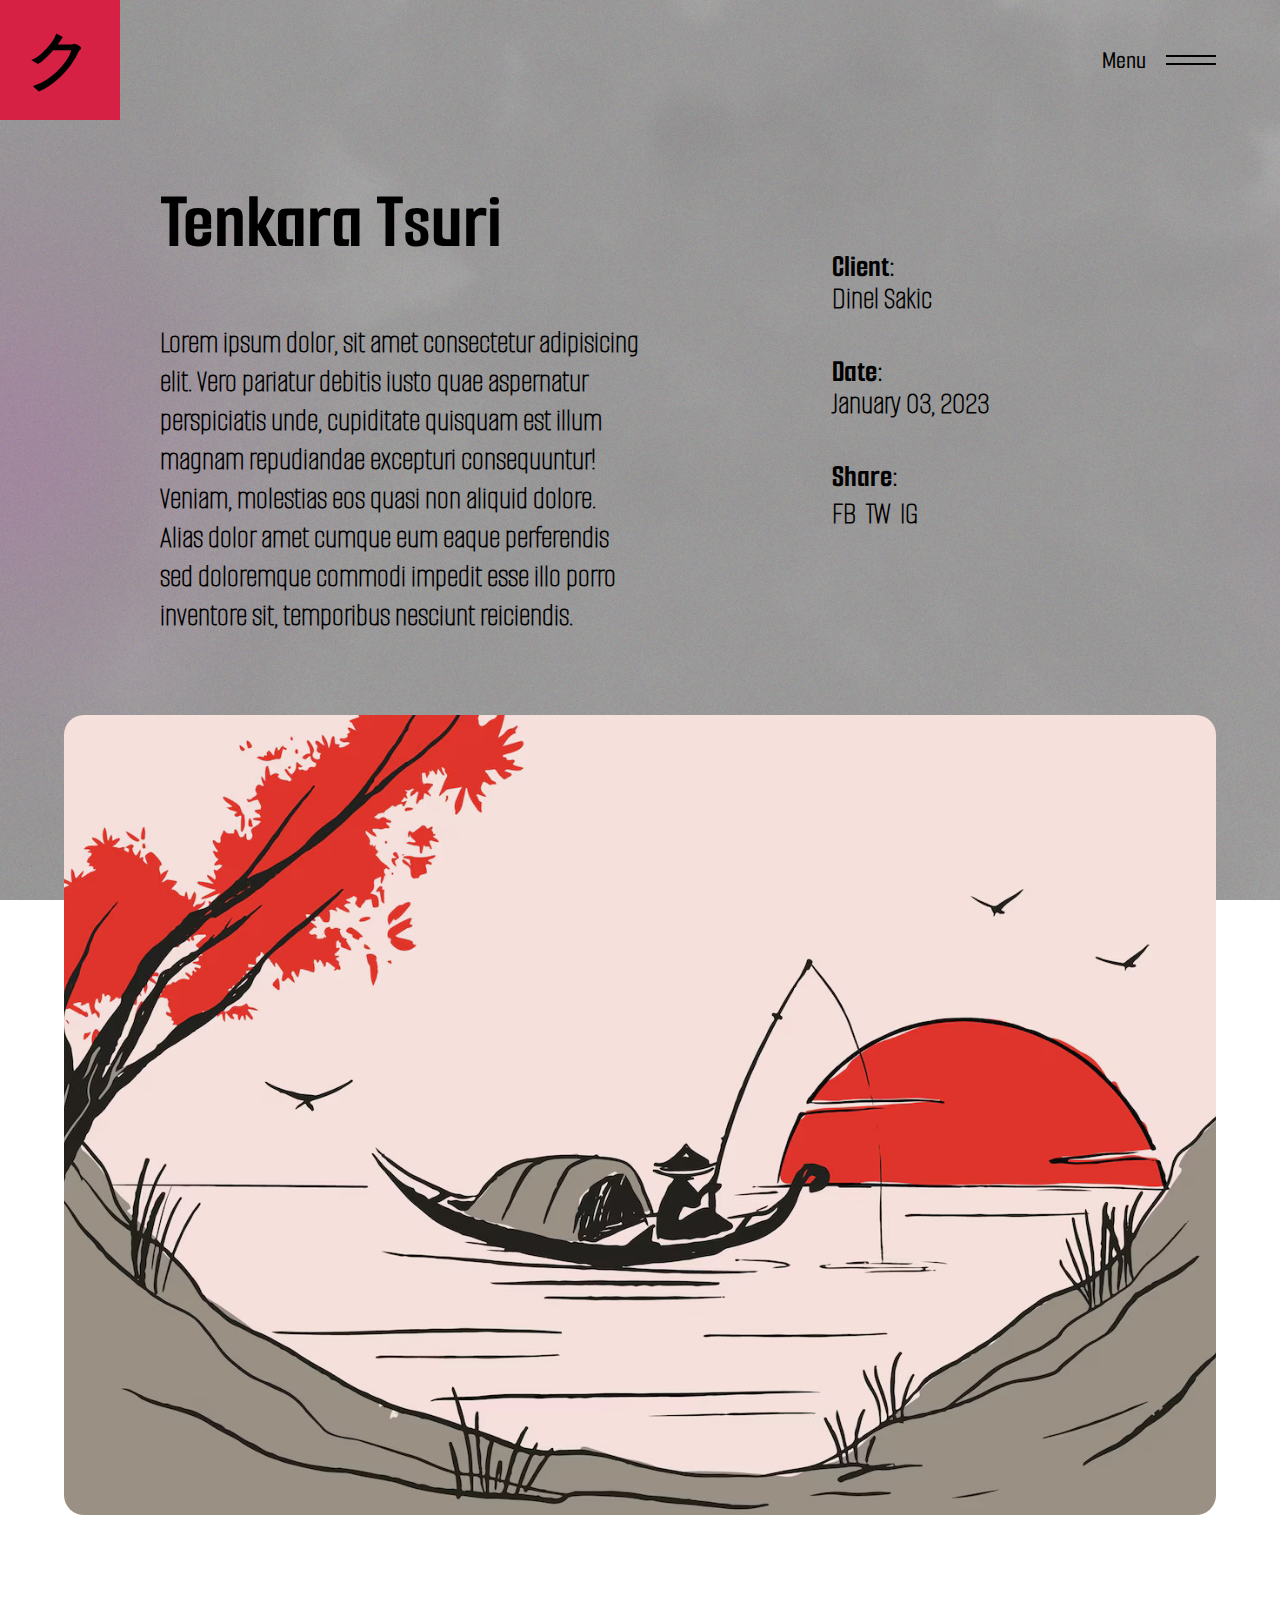
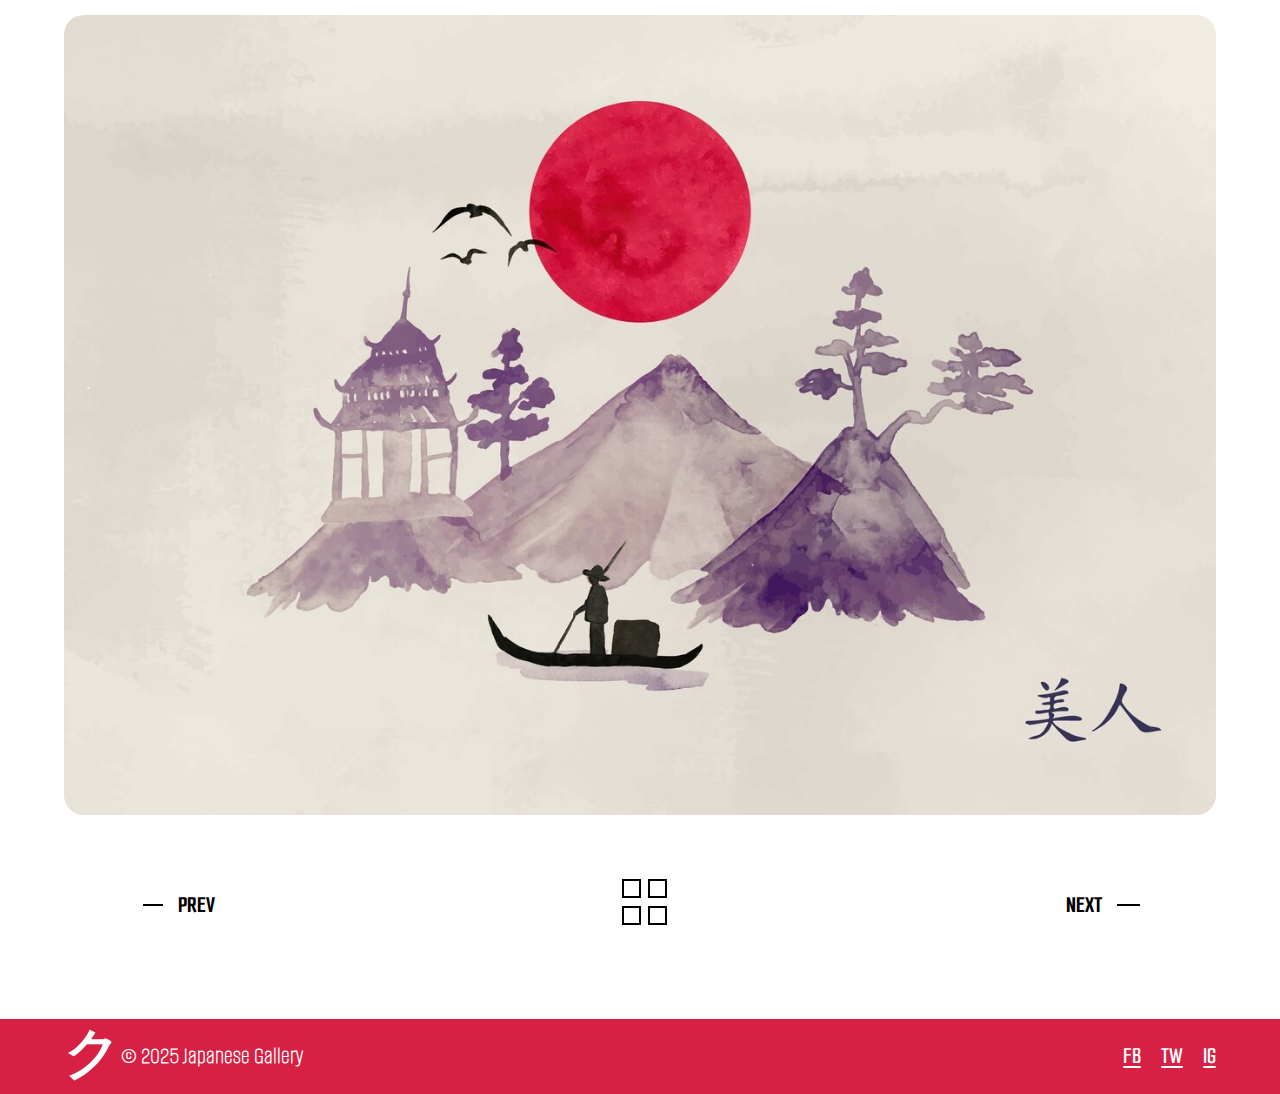
<file: a-tags/tjf2/tjf2.html>
<!DOCTYPE html>
<html lang="en">
  <head>
    <meta charset="UTF-8" />
    <meta name="viewport" content="width=device-width, initial-scale=1.0" />
    <title>Traditional Japanese Fishing - JG</title>
    <link rel="stylesheet" href="../main-atag-style.css" />
    <link rel="stylesheet" href="../main-atag-responsive.css" />

    <style>
      .p1,
      .p2,
      .p3 {
        background-color: black;
      }
      .prev {
        cursor: pointer;
        color: black;
      }
      .body_images .img1 {
        background: url(/images/Asset-images/Japan-6.jpg) center / cover no-repeat;
      }
      .body_images .img2 {
        background: url(/images/Asset-images/Japan-1.jpg) center / cover no-repeat;
      }
    </style>
  </head>
  <body>
    <!--____________________________________________________________________________________________________________NAV -->
    <nav>
      <div class="logo_positioner">
        <h1 class="main_logo">ク</h1>
      </div>
      <div class="menu_controls">
        <h2 id="toggle_menu_text" class="menu_text"><a href="#">Menu</a></h2>
        <div class="menu_icon" id="toggle_menu_icon">
          <div class="menu_icon_one"></div>
          <div class="menu_icon_two"></div>
        </div>
      </div>
    </nav>

    <div class="menu_contact_info hidden-contact">
      <a href="/index.html">Home</a>
      <a href="/about/about-me.html">About</a>
      <a href="/contact/contact.html">Contact</a>
      <br /><br /><br /><br /><br /><br /><br />
    </div>

    <!--____________________________________________________________________________________________________________BODY -->

    <div class="body_main_content">
      <div class="body_main_content_wrapper">
        <div class="body_flex_wrapper">
          <div class="body_left">
            <h1>Tenkara Tsuri</h1>
            <p>
              Lorem ipsum dolor, sit amet consectetur adipisicing elit. Vero pariatur debitis iusto
              quae aspernatur perspiciatis unde, cupiditate quisquam est illum magnam repudiandae
              excepturi consequuntur! Veniam, molestias eos quasi non aliquid dolore. Alias dolor
              amet cumque eum eaque perferendis sed doloremque commodi impedit esse illo porro
              inventore sit, temporibus nesciunt reiciendis.
            </p>
          </div>

          <div class="body_right">
            <div class="body_c1">
              <h3>Client:</h3>
              <h2>Dinel Sakic</h2>
            </div>
            <div class="body_c2">
              <h3>Date:</h3>
              <h2>January 03, 2023</h2>
            </div>
            <div class="body_c3">
              <h3>Share:</h3>
              <a href="#">FB</a>
              <a href="#">TW</a>
              <a href="#">IG</a>
            </div>
          </div>
        </div>
      </div>
      <div class="body_images">
        <div class="img1"></div>
        <div class="img2"></div>
      </div>

      <div class="body_controls">
        <div class="prev">
          <div class="prev_icon">
            <div class="p1"></div>
            <div class="p2"></div>
            <div class="p3"></div>
          </div>
          <h4>PREV</h4>
        </div>
        <div class="center">
          <div class="center_icon">
            <div class="c1"></div>
            <div class="c2"></div>
            <div class="c3"></div>
            <div class="c4"></div>
          </div>
        </div>
        <div class="next">
          <h4>NEXT</h4>
          <div class="next_icon">
            <div class="n1"></div>
            <div class="n2"></div>
            <div class="n3"></div>
          </div>
        </div>
      </div>
    </div>

    <footer class="footer">
      <div class="f_left">
        <h1>ク</h1>
        <p>© 2025 Japanese Gallery</p>
      </div>
      <div class="f_right">
        <a href="#">FB</a>
        <a href="#">TW</a>
        <a href="#">IG</a>
      </div>
    </footer>
    <script src="tjf2-script.js"></script>
  </body>
</html>
</file>
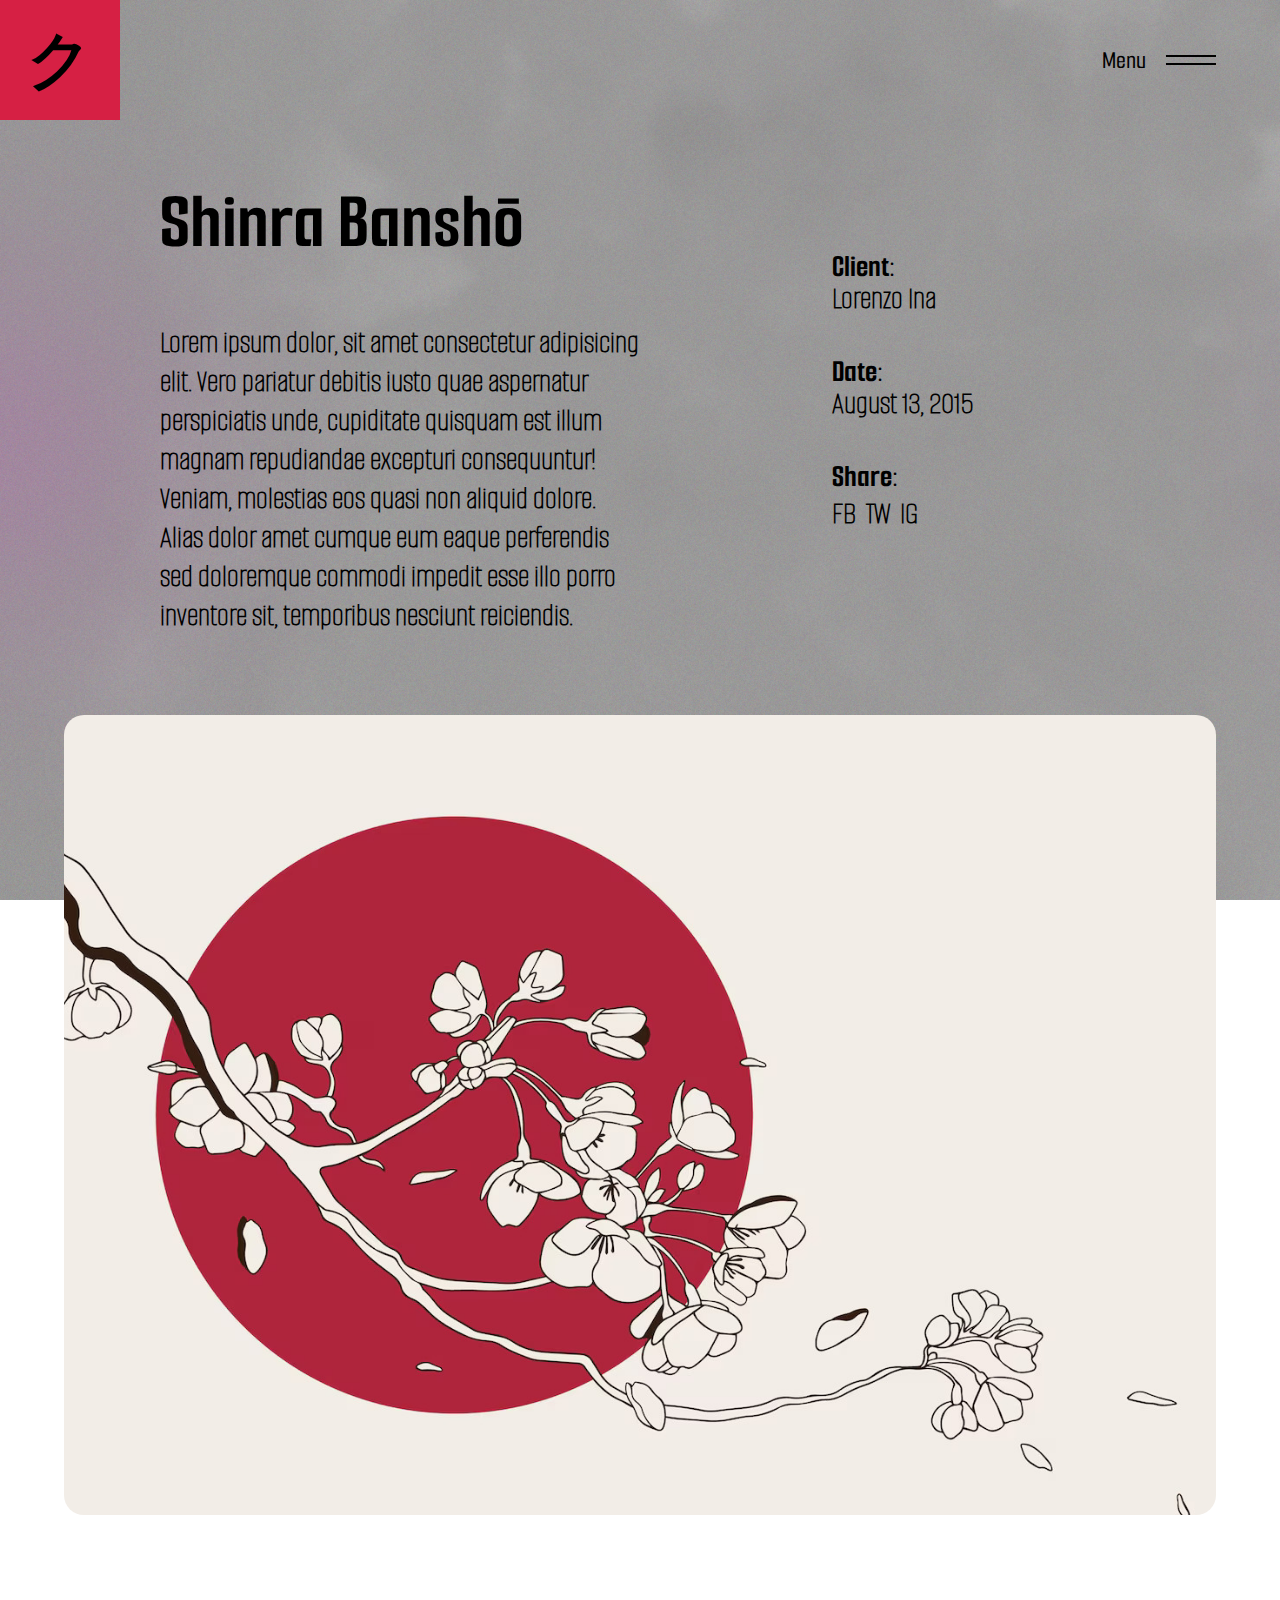
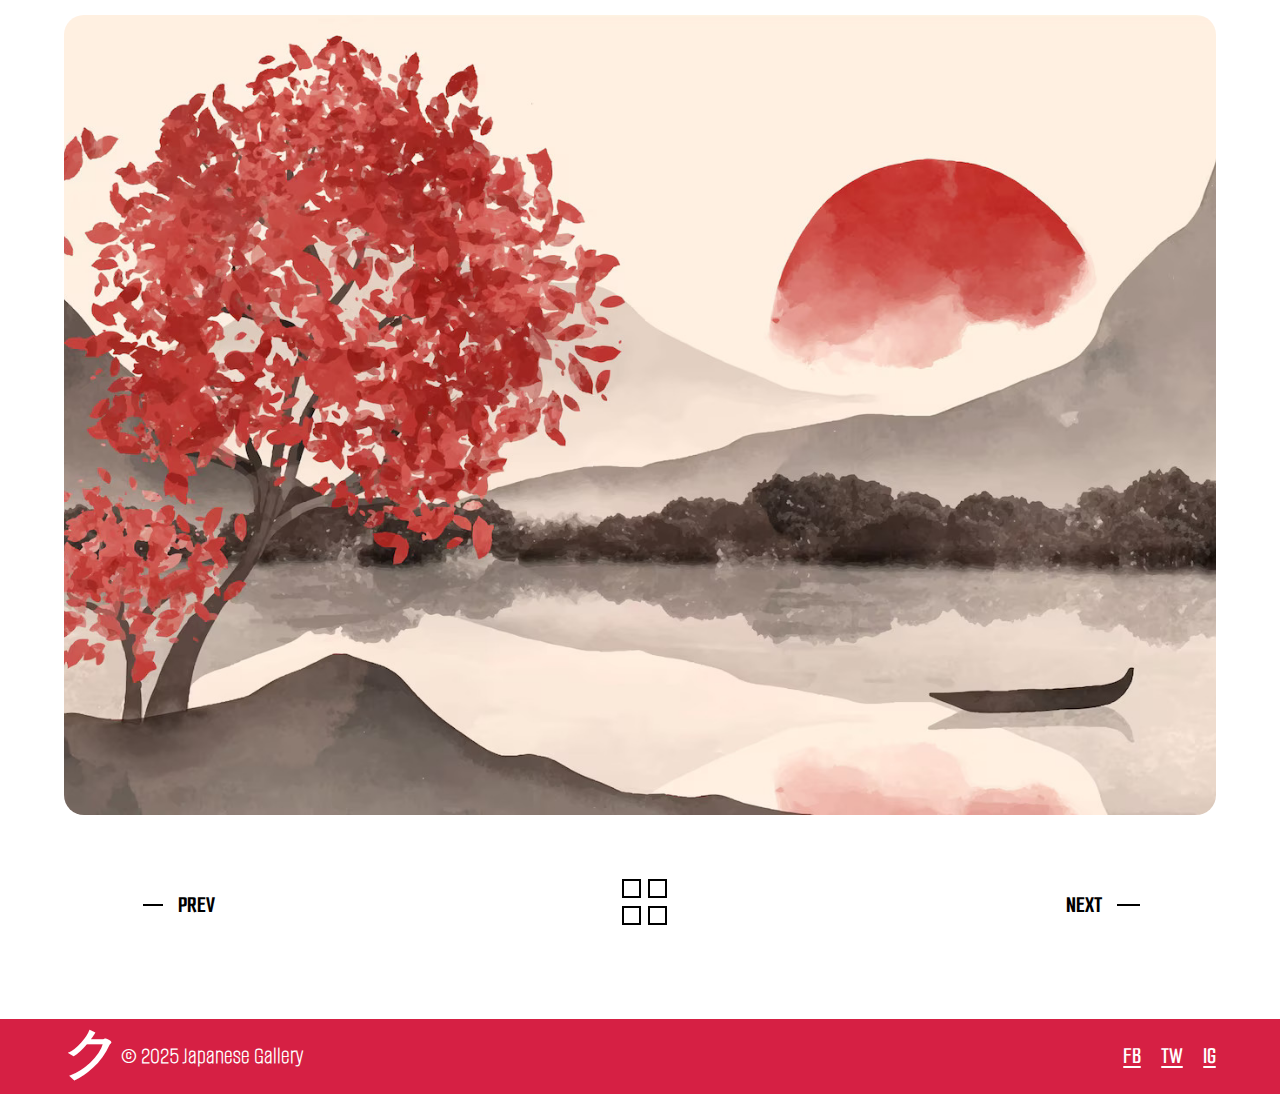
<file: a-tags/tjn1/tjn1.html>
<!DOCTYPE html>
<html lang="en">
  <head>
    <meta charset="UTF-8" />
    <meta name="viewport" content="width=device-width, initial-scale=1.0" />
    <title>Traditional Japanese Fishing - JG</title>
    <link rel="stylesheet" href="../main-atag-style.css" />
    <link rel="stylesheet" href="../main-atag-responsive.css" />

    <style>
      .p1,
      .p2,
      .p3 {
        background-color: black;
      }
      .prev {
        cursor: pointer;
        color: black;
      }
      .body_images .img1 {
        background: url(/images/Asset-images/Japan-4.jpg) center / cover no-repeat;
      }
      .body_images .img2 {
        background: url(/images/Asset-images/Japan-5.jpg) center / cover no-repeat;
      }
    </style>
  </head>
  <body>
    <!--____________________________________________________________________________________________________________NAV -->
    <nav>
      <div class="logo_positioner">
        <h1 class="main_logo">ク</h1>
      </div>
      <div class="menu_controls">
        <h2 id="toggle_menu_text" class="menu_text"><a href="#">Menu</a></h2>
        <div class="menu_icon" id="toggle_menu_icon">
          <div class="menu_icon_one"></div>
          <div class="menu_icon_two"></div>
        </div>
      </div>
    </nav>

    <div class="menu_contact_info hidden-contact">
      <a href="/index.html">Home</a>
      <a href="/about/about-me.html">About</a>
      <a href="/contact/contact.html">Contact</a>
      <br /><br /><br /><br /><br /><br /><br />
    </div>

    <!--____________________________________________________________________________________________________________BODY -->

    <div class="body_main_content">
      <div class="body_main_content_wrapper">
        <div class="body_flex_wrapper">
          <div class="body_left">
            <h1>Shinra Banshō</h1>
            <p>
              Lorem ipsum dolor, sit amet consectetur adipisicing elit. Vero pariatur debitis iusto
              quae aspernatur perspiciatis unde, cupiditate quisquam est illum magnam repudiandae
              excepturi consequuntur! Veniam, molestias eos quasi non aliquid dolore. Alias dolor
              amet cumque eum eaque perferendis sed doloremque commodi impedit esse illo porro
              inventore sit, temporibus nesciunt reiciendis.
            </p>
          </div>

          <div class="body_right">
            <div class="body_c1">
              <h3>Client:</h3>
              <h2>Lorenzo Ina</h2>
            </div>
            <div class="body_c2">
              <h3>Date:</h3>
              <h2>August 13, 2015</h2>
            </div>
            <div class="body_c3">
              <h3>Share:</h3>
              <a href="#">FB</a>
              <a href="#">TW</a>
              <a href="#">IG</a>
            </div>
          </div>
        </div>
      </div>
      <div class="body_images">
        <div class="img1"></div>
        <div class="img2"></div>
      </div>

      <div class="body_controls">
        <div class="prev">
          <div class="prev_icon">
            <div class="p1"></div>
            <div class="p2"></div>
            <div class="p3"></div>
          </div>
          <h4>PREV</h4>
        </div>
        <div class="center">
          <div class="center_icon">
            <div class="c1"></div>
            <div class="c2"></div>
            <div class="c3"></div>
            <div class="c4"></div>
          </div>
        </div>
        <div class="next">
          <h4>NEXT</h4>
          <div class="next_icon">
            <div class="n1"></div>
            <div class="n2"></div>
            <div class="n3"></div>
          </div>
        </div>
      </div>
    </div>

    <footer class="footer">
      <div class="f_left">
        <h1>ク</h1>
        <p>© 2025 Japanese Gallery</p>
      </div>
      <div class="f_right">
        <a href="#">FB</a>
        <a href="#">TW</a>
        <a href="#">IG</a>
      </div>
    </footer>
    <script src="tjn1-script.js"></script>
  </body>
</html>
</file>
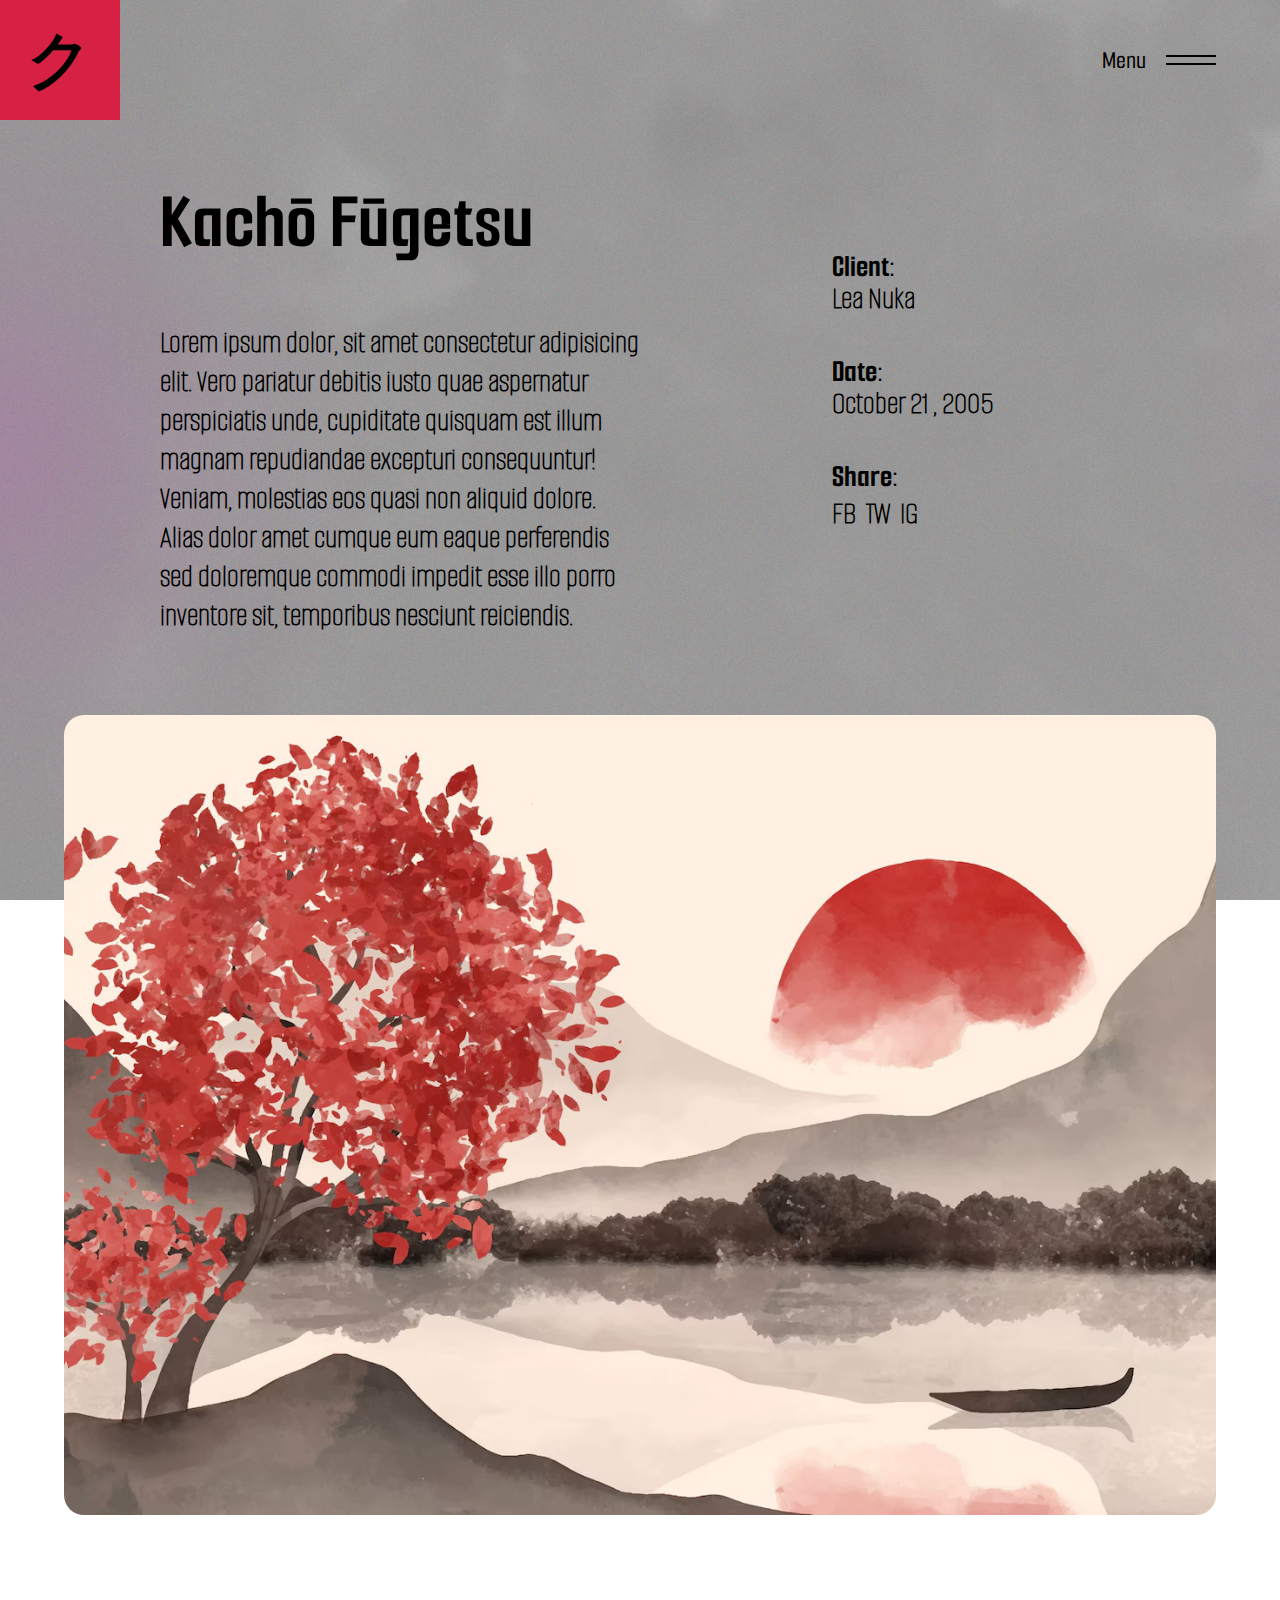
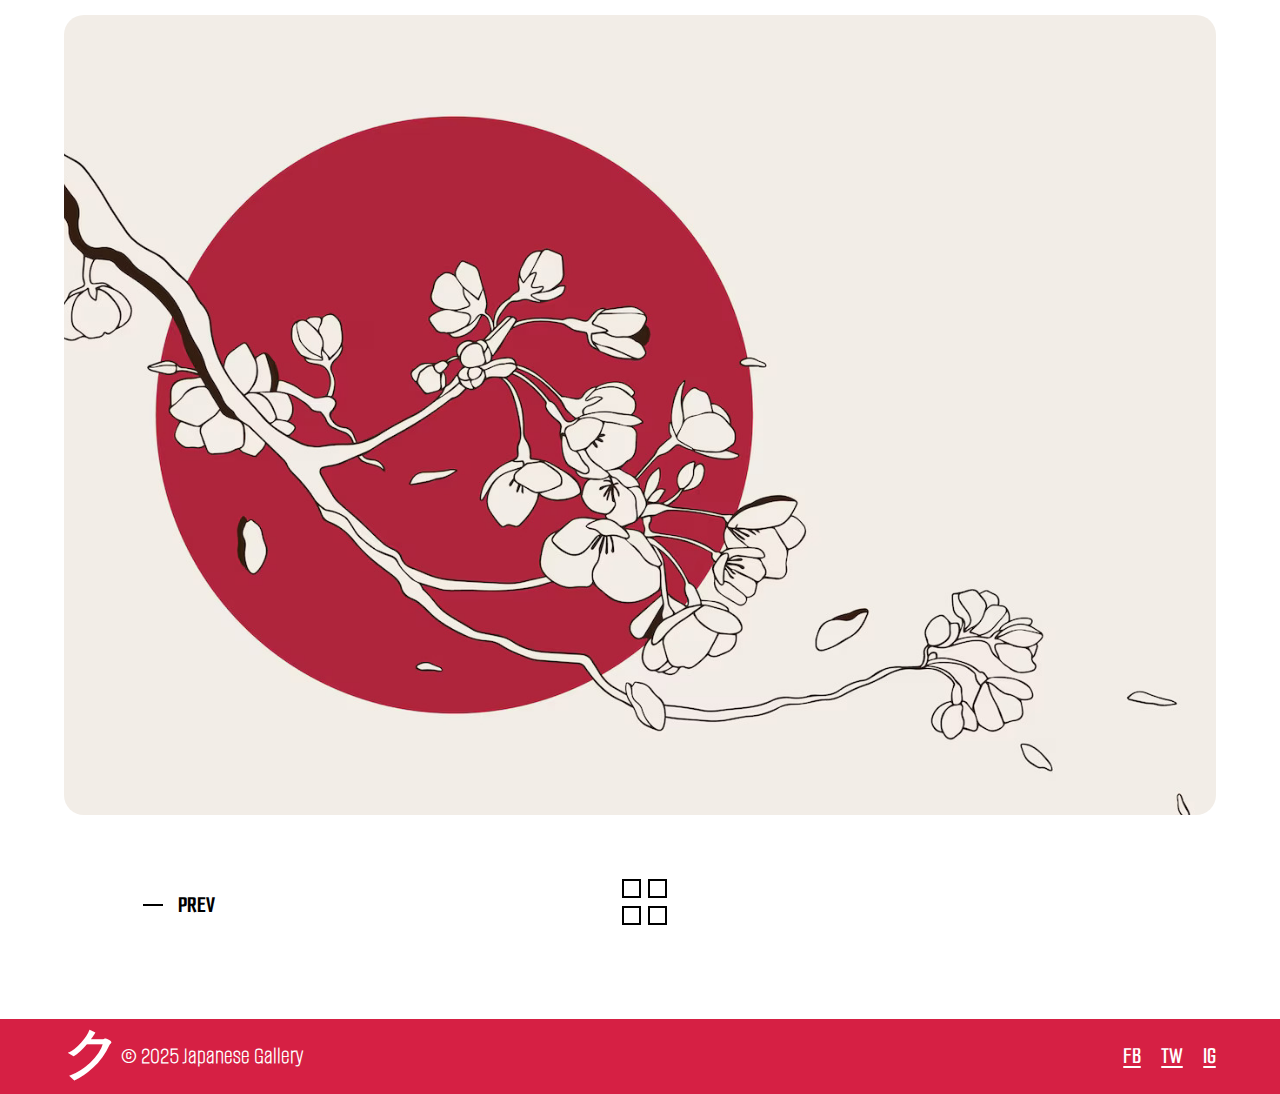
<file: a-tags/tjn2/tjn2.html>
<!DOCTYPE html>
<html lang="en">
  <head>
    <meta charset="UTF-8" />
    <meta name="viewport" content="width=device-width, initial-scale=1.0" />
    <title>Traditional Japanese Fishing - JG</title>
    <link rel="stylesheet" href="../main-atag-style.css" />
    <link rel="stylesheet" href="../main-atag-responsive.css" />

    <style>
      .p1,
      .p2,
      .p3 {
        background-color: black;
      }
      .prev {
        cursor: pointer;
        color: black;
      }

      .body_images .img1 {
        background: url(/images/Asset-images/Japan-5.jpg) center / cover no-repeat;
      }
      .body_images .img2 {
        background: url(/images/Asset-images/Japan-4.jpg) center / cover no-repeat;
      }

      .n1,
      .n2,
      .n3 {
        background-color: transparent;
      }
      .next {
        cursor: default;
        color: transparent;
      }
    </style>
  </head>
  <body>
    <!--____________________________________________________________________________________________________________NAV -->
    <nav>
      <div class="logo_positioner">
        <h1 class="main_logo">ク</h1>
      </div>
      <div class="menu_controls">
        <h2 id="toggle_menu_text" class="menu_text"><a href="#">Menu</a></h2>
        <div class="menu_icon" id="toggle_menu_icon">
          <div class="menu_icon_one"></div>
          <div class="menu_icon_two"></div>
        </div>
      </div>
    </nav>

    <div class="menu_contact_info hidden-contact">
      <a href="/index.html">Home</a>
      <a href="/about/about-me.html">About</a>
      <a href="/contact/contact.html">Contact</a>
      <br /><br /><br /><br /><br /><br /><br />
    </div>

    <!--____________________________________________________________________________________________________________BODY -->

    <div class="body_main_content">
      <div class="body_main_content_wrapper">
        <div class="body_flex_wrapper">
          <div class="body_left">
            <h1>Kachō Fūgetsu</h1>
            <p>
              Lorem ipsum dolor, sit amet consectetur adipisicing elit. Vero pariatur debitis iusto
              quae aspernatur perspiciatis unde, cupiditate quisquam est illum magnam repudiandae
              excepturi consequuntur! Veniam, molestias eos quasi non aliquid dolore. Alias dolor
              amet cumque eum eaque perferendis sed doloremque commodi impedit esse illo porro
              inventore sit, temporibus nesciunt reiciendis.
            </p>
          </div>

          <div class="body_right">
            <div class="body_c1">
              <h3>Client:</h3>
              <h2>Lea Nuka</h2>
            </div>
            <div class="body_c2">
              <h3>Date:</h3>
              <h2>October 21 , 2005</h2>
            </div>
            <div class="body_c3">
              <h3>Share:</h3>
              <a href="#">FB</a>
              <a href="#">TW</a>
              <a href="#">IG</a>
            </div>
          </div>
        </div>
      </div>
      <div class="body_images">
        <div class="img1"></div>
        <div class="img2"></div>
      </div>

      <div class="body_controls">
        <div class="prev">
          <div class="prev_icon">
            <div class="p1"></div>
            <div class="p2"></div>
            <div class="p3"></div>
          </div>
          <h4>PREV</h4>
        </div>
        <div class="center">
          <div class="center_icon">
            <div class="c1"></div>
            <div class="c2"></div>
            <div class="c3"></div>
            <div class="c4"></div>
          </div>
        </div>
        <div class="next">
          <h4>NEXT</h4>
          <div class="next_icon">
            <div class="n1"></div>
            <div class="n2"></div>
            <div class="n3"></div>
          </div>
        </div>
      </div>
    </div>

    <footer class="footer">
      <div class="f_left">
        <h1>ク</h1>
        <p>© 2025 Japanese Gallery</p>
      </div>
      <div class="f_right">
        <a href="#">FB</a>
        <a href="#">TW</a>
        <a href="#">IG</a>
      </div>
    </footer>
    <script src="tjn2-script.js"></script>
  </body>
</html>
</file>
<file: style.css>
/* =========================================================================================IMPORTS */

@import url("https://fonts.googleapis.com/css2?family=Smooch+Sans:wght@100..900&display=swap");
@import url("https://fonts.googleapis.com/css2?family=Alumni+Sans+Pinstripe:ital@0;1&display=swap");

/* =========================================================================================ROOT */

:root {
  --fTitleMain: "Smooch Sans", serif;
  --fTitleSub: "Alumni Sans Pinstripe", serif;
  --colorMain: #d62044;
}

body {
  padding: 0;
  margin: 0;
  background-image: url(images/Main-images/Background-photo.jpg);
  background-repeat: no-repeat;
  background-size: cover;
  background-attachment: fixed;
  overflow-x: hidden;
}

/* =========================================================================================NAV */

nav {
  position: relative;
  display: flex;
  justify-content: space-between;
  align-items: center;
  height: 120px;
}

nav .logo_positioner {
  background-color: var(--colorMain);
  height: 100%;
  width: 120px;
  display: inline-flex;
  justify-content: center;
  align-items: center;
}

nav .main_logo {
  font-size: 4rem;
}

nav .menu_controls {
  display: inline-flex;
  align-items: center;
  position: relative;
  height: 100%;
  right: 5%;
  gap: 20px;
}

nav .menu_controls a {
  font-family: var(--fTitleMain);
  font-weight: 500;
  font-size: 1.6rem;
  text-decoration: none;
  color: black;
}

nav .menu_icon {
  position: relative;
  width: 50px;
  height: 10px;
  cursor: pointer;
  transition: all 0.3s ease;
}

nav .menu_icon_one,
nav .menu_icon_two {
  width: 50px;
  height: 2px;
  background-color: black;
  position: absolute;
  transition: all 0.3s ease;
}

nav .menu_icon_one {
  top: 0;
}

nav .menu_icon_two {
  top: 80%;
}

nav .menu_icon:hover .menu_icon_one {
  top: 20%;
}

nav .menu_icon:hover .menu_icon_two {
  top: 60%;
}

/* =========================================================================================CONTACT INFO */
.menu_contact_info {
  display: flex;
  flex-direction: column;
  gap: 50px;
  width: 70%;
  margin: 0 auto;
  padding-top: 5%;
}

.menu_contact_info a {
  text-decoration: none;
  color: black;
  font-family: var(--fTitleMain);
  font-weight: 500;
  font-size: 7rem;
  font-style: italic;
  position: relative;
  width: fit-content;
}

.menu_contact_info a:nth-child(1):before {
  content: "";
  position: absolute;
  border-bottom: 5px solid black;
  border-radius: 50px;
  bottom: 10px;
  left: 0%;
  width: 100%;
  transition: all 0.3s ease-out;
}
.menu_contact_info a:nth-child(2):before,
.menu_contact_info a:nth-child(3):before {
  content: "";
  position: absolute;
  border-bottom: 5px solid black;
  border-radius: 50px;
  bottom: 10px;
  left: 0;
  width: 0;
  transition: all 0.3s ease-out;
}

.menu_contact_info a:nth-child(2):hover:before,
.menu_contact_info a:nth-child(3):hover:before {
  width: 100%;
}

nav .menu_icon.clicked {
  transition: all 1s ease-in-out;
}

nav .menu_icon.clicked .menu_icon_one {
  transform: rotate(45deg);
  top: 50%;
  width: 40px;
}
nav .menu_icon.clicked .menu_icon_two {
  transform: rotate(-45deg);
  top: 50%;
  width: 40px;
}
nav .menu_icon.clicked:hover .menu_icon_one,
nav .menu_icon.clicked:hover .menu_icon_two {
  transform: rotate(35deg);
}

.hidden-contact {
  display: none;
}

.logo_positioner {
  cursor: pointer;
  user-select: none;
}

/* =========================================================================================MAIN BODY */
.body_main_content {
  display: flex;
  padding-top: 5%;
  justify-content: space-between;
  width: 65%;
  margin: 0 auto;
}
.body_content_hidden {
  display: none;
}

/* =========================================================================================text div */
.main_content_text_left-side {
  width: 400px;
  margin-left: 10%;
  position: sticky;
  top: 50%;
  transform: translateY(-50%);
  height: fit-content;
  line-height: 10%;
}

.m_c_text_wrapper p:first-of-type {
  font-family: var(--fTitleSub);
  font-size: 1.5rem;
  font-weight: 600;
  width: 100%;
}
.m_c_text_wrapper h1 {
  font-family: var(--fTitleMain);
  font-size: 6rem;
  font-weight: 500;
  width: 100%;
  line-height: 100%;
}
.m_c_text_wrapper a {
  font-family: var(--fTitleSub);
  font-size: 1.8rem;
  font-weight: 600;
  width: fit-content;
  position: relative;
  cursor: pointer;
  line-height: 100%;
  text-decoration: none;
  color: black;
}
.m_c_text_wrapper a:before {
  content: "";
  position: absolute;
  border-bottom: 1.5px solid black;
  bottom: 0%;
  left: 50%;
  transform: translateX(-50%);
  width: 100%;
  transition: all 0.3s ease-out;
}

.m_c_text_wrapper a:hover:before {
  border-bottom: 1px solid black;
  left: 0;
  width: 0%;
}

/* =========================================================================================text div */

/* =======================================main image div */
.m_c_image_wrapper {
  display: flex;
  flex-direction: column;
  gap: 200px;
}

/* =========================================================================================image div */
.m_c_i_w_n_i {
  width: 700px;
  height: 470px;
  background-color: red;
  position: relative;
}

.m_c_i_w_next-activator {
  width: 100%;
  height: 50px;
  background-color: transparent;
  position: absolute;
  top: 100%;
  transform: translateY(-100%);
}

.image_one .m_c_i_w_n_image {
  background: url(images/Asset-images/Japan-1.jpg) center / cover no-repeat;
  height: 100%;
}
.image_two .m_c_i_w_n_image {
  background: url(images/Asset-images/Japan-2.jpg) center / cover no-repeat;
  height: 100%;
}
.image_three .m_c_i_w_n_image {
  background: url(images/Asset-images/Japan-4.jpg) center / cover no-repeat;
  height: 100%;
}
.image_four .m_c_i_w_n_image {
  background: url(images/Asset-images/Japan-6.jpg) center / cover no-repeat;
  height: 100%;
}
.image_five .m_c_i_w_n_image {
  background: url(images/Asset-images/Japan-3.jpg) center / cover no-repeat;
  height: 100%;
}
.image_six .m_c_i_w_n_image {
  background: url(images/Asset-images/Japan-5.jpg) center / cover no-repeat;
  height: 100%;
}

.m_c_text_wrapper {
  display: none;
}

.tjf1,
.tja1,
.tjn1,
.tjf2,
.tja2,
.tjn2 {
  display: none;
}

.small_screen_text {
  display: none;
}
</file>
<file: responsive.css>
@media (max-width: 1740px) {
  .body_main_content {
    width: 90%;
  }
}

@media (max-width: 1250px) {
  .body_main_content {
    width: 90%;
  }
  .main_content_text_left-side {
    margin: 0;
  }
  .m_c_i_w_n_i {
    width: 600px;
    height: 470px;
  }
}

@media (max-width: 986px) {
  .body_main_content {
    width: 90%;
    padding-top: 15%;
  }
  .main_content_text_left-side {
    display: none;
  }
  .m_c_i_w_n_i {
    width: 750px;
    height: 470px;
    margin-bottom: 15%;
  }

  .small_screen_text {
    display: block;
  }

  .small_screen_text p:first-of-type {
    font-family: var(--fTitleSub);
    font-size: 1.5rem;
    font-weight: 600;
    width: 100%;
    line-height: 0;
  }
  .small_screen_text h1 {
    font-family: var(--fTitleMain);
    font-size: 6rem;
    font-weight: 500;
    width: 100%;
    line-height: 0;
  }
  .small_screen_text a {
    font-family: var(--fTitleSub);
    font-size: 1.8rem;
    font-weight: 600;
    width: fit-content;
    position: relative;
    cursor: pointer;
    line-height: 100%;
    text-decoration: none;
    color: black;
  }
  .small_screen_text a:before {
    content: "";
    position: absolute;
    border-bottom: 1.5px solid black;
    bottom: 0%;
    left: 50%;
    transform: translateX(-50%);
    width: 100%;
    transition: all 0.3s ease-out;
  }
  .small_screen_text a:hover:before {
    border-bottom: 1px solid black;
    left: 0;
    width: 0%;
  }

  .m_c_image_wrapper {
    display: flex;
    flex-direction: column;
    gap: 50px;
  }
}

@media (max-width: 768px) {
  .m_c_i_w_n_i {
    width: 650px;
    margin-bottom: 15%;
  }
}

@media (max-width: 690px) {
  .m_c_i_w_n_i {
    width: 500px;
    height: 370px;
    margin-bottom: 15%;
  }
}

@media (max-width: 550px) {
  .m_c_i_w_n_i {
    width: 400px;
    height: 270px;
    margin-bottom: 15%;
  }

  .small_screen_text p:first-of-type {
    font-size: 1.5rem;
  }
  .small_screen_text h1 {
    font-size: 5.5rem;
  }
  .small_screen_text a {
    font-size: 1.5rem;
  }
}

@media (max-width: 470px) {
  .small_screen_text p:first-of-type {
    font-size: 1.5rem;
  }
  .small_screen_text h1 {
    font-size: 5.5rem;
  }
  .small_screen_text .lh1 {
    line-height: 80%;
  }
  .small_screen_text a {
    font-size: 1.5rem;
  }
  .br2 {
    display: none;
  }
}

@media (max-width: 436px) {
  .m_c_i_w_n_i {
    width: 350px;
    height: 230px;
    margin-bottom: 15%;
  }
  .small_screen_text .lh2 {
    line-height: 80%;
  }
}

@media (max-width: 385px) {
  .m_c_i_w_n_i {
    width: 300px;
    height: 180px;
    margin-bottom: 15%;
  }
  .small_screen_text p:first-of-type {
    font-size: 1.3rem;
  }
  .small_screen_text h1 {
    font-size: 5rem;
  }
  .small_screen_text a {
    font-size: 1.3rem;
  }
  .menu_contact_info {
    padding-top: 20%;
  }
  .menu_contact_info a {
    font-size: 6rem;
  }
  nav .logo_positioner {
    height: 80%;
    width: 100px;
  }
}
</file>
<file: about/about.css>
/* =========================================================================================IMPORTS */

@import url("https://fonts.googleapis.com/css2?family=Smooch+Sans:wght@100..900&display=swap");
@import url("https://fonts.googleapis.com/css2?family=Alumni+Sans+Pinstripe:ital@0;1&display=swap");

/* =========================================================================================ROOT */

:root {
  --fTitleMain: "Smooch Sans", serif;
  --fTitleSub: "Alumni Sans Pinstripe", serif;
  --colorMain: #d62044;
}

body {
  padding: 0;
  margin: 0;
  background-image: url(../images/Main-images/Background-photo.jpg);
  background-repeat: no-repeat;
  background-size: cover;
  background-attachment: fixed;
  overflow-x: hidden;
}

/* F ALL V OF STS */

nav {
  position: relative;
  display: flex;
  justify-content: space-between;
  align-items: center;
  height: 120px;
}

nav .logo_positioner {
  background-color: var(--colorMain);
  height: 100%;
  width: 120px;
  display: inline-flex;
  justify-content: center;
  align-items: center;
}

nav .main_logo {
  font-size: 4rem;
}

nav .menu_controls {
  display: inline-flex;
  align-items: center;
  position: relative;
  height: 100%;
  right: 5%;
  gap: 20px;
}

nav .menu_controls a {
  font-family: var(--fTitleMain);
  font-weight: 500;
  font-size: 1.6rem;
  text-decoration: none;
  color: black;
}

nav .menu_icon {
  position: relative;
  width: 50px;
  height: 10px;
  cursor: pointer;
  transition: all 0.3s ease;
}

nav .menu_icon_one,
nav .menu_icon_two {
  width: 50px;
  height: 2px;
  background-color: black;
  position: absolute;
  transition: all 0.3s ease;
}

nav .menu_icon_one {
  top: 0;
}

nav .menu_icon_two {
  top: 80%;
}

nav .menu_icon:hover .menu_icon_one {
  top: 20%;
}

nav .menu_icon:hover .menu_icon_two {
  top: 60%;
}

/* =========================================================================================CONTACT INFO */
.menu_contact_info {
  display: flex;
  flex-direction: column;
  gap: 50px;
  width: 70%;
  margin: 0 auto;
  padding-top: 5%;
}

.menu_contact_info a {
  text-decoration: none;
  color: black;
  font-family: var(--fTitleMain);
  font-weight: 500;
  font-size: 7rem;
  font-style: italic;
  position: relative;
  width: fit-content;
}

.menu_contact_info a:nth-child(2):before {
  content: "";
  position: absolute;
  border-bottom: 5px solid black;
  border-radius: 50px;
  bottom: 10px;
  left: 0%;
  width: 100%;
  transition: all 0.3s ease-out;
}
.menu_contact_info a:nth-child(1):before,
.menu_contact_info a:nth-child(3):before {
  content: "";
  position: absolute;
  border-bottom: 5px solid black;
  border-radius: 50px;
  bottom: 10px;
  left: 0;
  width: 0;
  transition: all 0.3s ease-out;
}

.menu_contact_info a:nth-child(1):hover:before,
.menu_contact_info a:nth-child(3):hover:before {
  width: 100%;
}

nav .menu_icon.clicked {
  transition: all 1s ease-in-out;
}

nav .menu_icon.clicked .menu_icon_one {
  transform: rotate(45deg);
  top: 50%;
  width: 40px;
}
nav .menu_icon.clicked .menu_icon_two {
  transform: rotate(-45deg);
  top: 50%;
  width: 40px;
}
nav .menu_icon.clicked:hover .menu_icon_one,
nav .menu_icon.clicked:hover .menu_icon_two {
  transform: rotate(35deg);
}

.hidden-contact {
  display: none;
}

.body_content_hidden {
  display: none;
}

.logo_positioner {
  cursor: pointer;
  user-select: none;
}
/* ========================================================================================= MAIN BODY */

.body_main_content {
  width: 75%;
  margin: 0 auto;
}

.body_main_content h1 {
  font-family: var(--fTitleMain);
  font-size: 5rem;
  width: 60%;
  position: relative;
  z-index: 5;
}

.body_main_content h1 span:first-of-type {
  color: red;
}
.body_main_content h1 span:nth-child(2) {
  color: white;
}
.body_main_content h1 span:last-of-type {
  color: blue;
}

.body_info_des {
  width: 30%;
  line-height: 150%;
  position: relative;
}

.body_info_des p {
  font-family: var(--fTitleSub);
  color: black;
  font-size: 1.5rem;
  font-weight: 900;
}

.info_wrapper {
  display: flex;
  flex-direction: column;
}

.first_p {
  margin-bottom: 10%;
}

.body_info_des h2 {
  font-family: var(--fTitleMain);
  font-size: 3rem;
}

.skills_p {
  line-height: 50%;
}

.socials a {
  font-family: var(--fTitleSub);
  color: black;
  font-size: 1.5rem;
  font-weight: 900;
  text-decoration: none;
  margin-right: 2%;
  position: relative;
  width: fit-content;
}

.socials a::before {
  content: "";
  position: absolute;
  border-bottom: 2px solid black;
  border-radius: 50px;
  bottom: 0;
  left: 0;
  width: 0;
  transition: all 0.3s ease-out;
}

.socials a:hover:before {
  width: 100%;
}

.body_info {
  display: flex;
  justify-content: space-between;
}

img {
  position: absolute;
  top: 100%;
  left: 90%;
  height: 70cap;
  transform: translate(-100%, -100%);
}
</file>
<file: about/about-responsive.css>
@media (max-width: 1440px) {
  img {
    display: none;
  }

  .body_main_content {
    width: 85%;
  }
  .body_main_content h1 {
    width: 80%;
  }
  .body_info_des {
    width: 50%;
  }
  .info_wrapper {
    display: flex;
    flex-direction: row;
    justify-content: space-between;
  }
}

@media (max-width: 768px) {
  .body_main_content {
    width: 90%;
  }
  .body_main_content h1 {
    width: 100%;
  }
  .body_info_des {
    width: 100%;
  }
  .flw_me {
    padding-bottom: 10%;
  }
}

@media (max-width: 500px) {
  .body_main_content {
    width: 90%;
  }
  .body_main_content h1 {
    width: 100%;
    font-size: 3.5rem;
  }
  .body_info_des p {
    font-size: 1.3rem;
  }
  .body_info_des h2 {
    font-size: 2.5rem;
  }
  .info_wrapper {
    display: flex;
    flex-direction: column;
  }
  .menu_contact_info {
    padding-top: 20%;
  }
  .menu_contact_info a {
    font-size: 6rem;
  }
  nav .logo_positioner {
    height: 80%;
    width: 100px;
  }
}
</file>
<file: contact/contact.css>
/* =========================================================================================IMPORTS */

@import url("https://fonts.googleapis.com/css2?family=Smooch+Sans:wght@100..900&display=swap");
@import url("https://fonts.googleapis.com/css2?family=Alumni+Sans+Pinstripe:ital@0;1&display=swap");

/* =========================================================================================ROOT */

:root {
  --fTitleMain: "Smooch Sans", serif;
  --fTitleSub: "Alumni Sans Pinstripe", serif;
  --colorMain: #d62044;
}

body {
  padding: 0;
  margin: 0;
  background-image: url(../images/Main-images/Background-photo.jpg);
  background-repeat: no-repeat;
  background-size: cover;
  background-attachment: fixed;
  overflow-x: hidden;
}

/* F ALL V OF STS */

nav {
  position: relative;
  display: flex;
  justify-content: space-between;
  align-items: center;
  height: 120px;
}

nav .logo_positioner {
  background-color: var(--colorMain);
  height: 100%;
  width: 120px;
  display: inline-flex;
  justify-content: center;
  align-items: center;
}

nav .main_logo {
  font-size: 4rem;
}

nav .menu_controls {
  display: inline-flex;
  align-items: center;
  position: relative;
  height: 100%;
  right: 5%;
  gap: 20px;
}

nav .menu_controls a {
  font-family: var(--fTitleMain);
  font-weight: 500;
  font-size: 1.6rem;
  text-decoration: none;
  color: black;
}

nav .menu_icon {
  position: relative;
  width: 50px;
  height: 10px;
  cursor: pointer;
  transition: all 0.3s ease;
}

nav .menu_icon_one,
nav .menu_icon_two {
  width: 50px;
  height: 2px;
  background-color: black;
  position: absolute;
  transition: all 0.3s ease;
}

nav .menu_icon_one {
  top: 0;
}

nav .menu_icon_two {
  top: 80%;
}

nav .menu_icon:hover .menu_icon_one {
  top: 20%;
}

nav .menu_icon:hover .menu_icon_two {
  top: 60%;
}

/* =========================================================================================CONTACT INFO */
.menu_contact_info {
  display: flex;
  flex-direction: column;
  gap: 50px;
  width: 70%;
  margin: 0 auto;
  padding-top: 5%;
}

.menu_contact_info a {
  text-decoration: none;
  color: black;
  font-family: var(--fTitleMain);
  font-weight: 500;
  font-size: 7rem;
  font-style: italic;
  position: relative;
  width: fit-content;
}

.menu_contact_info a:nth-child(3):before {
  content: "";
  position: absolute;
  border-bottom: 5px solid black;
  border-radius: 50px;
  bottom: 10px;
  left: 0%;
  width: 100%;
  transition: all 0.3s ease-out;
}
.menu_contact_info a:nth-child(1):before,
.menu_contact_info a:nth-child(2):before {
  content: "";
  position: absolute;
  border-bottom: 5px solid black;
  border-radius: 50px;
  bottom: 10px;
  left: 0;
  width: 0;
  transition: all 0.3s ease-out;
}

.menu_contact_info a:nth-child(1):hover:before,
.menu_contact_info a:nth-child(2):hover:before {
  width: 100%;
}

nav .menu_icon.clicked {
  transition: all 1s ease-in-out;
}

nav .menu_icon.clicked .menu_icon_one {
  transform: rotate(45deg);
  top: 50%;
  width: 40px;
}
nav .menu_icon.clicked .menu_icon_two {
  transform: rotate(-45deg);
  top: 50%;
  width: 40px;
}
nav .menu_icon.clicked:hover .menu_icon_one,
nav .menu_icon.clicked:hover .menu_icon_two {
  transform: rotate(35deg);
}

.hidden-contact {
  display: none;
}

.body_content_hidden {
  display: none;
}

.logo_positioner {
  cursor: pointer;
  user-select: none;
}

/* ========================================================================================= MAIN BODY */
.body_main_content {
  width: 75%;
  margin: 0 auto;
}
.body_main_content h1 {
  font-family: var(--fTitleMain);
  font-size: 5rem;
}

.body_wrapper {
  display: flex;
  justify-content: space-between;
}

.text_wrapper {
  width: 40%;
}

.text_wrapper p:first-child {
  line-height: 120%;
}
.text_wrapper p,
.text_wrapper a {
  font-family: var(--fTitleSub);
  text-decoration: none;
  font-weight: 700;
  font-size: 2rem;
  color: black;
  line-height: 0;
  position: relative;
}
.text_wrapper a::before {
  content: "";
  position: absolute;
  border-bottom: 3px solid black;
  border-radius: 50px;
  bottom: 0;
  left: 0;
  width: 0;
  transition: all 0.3s ease-out;
}
.text_wrapper a:hover:before {
  width: 100%;
}
.text_wrapper h3 {
  font-family: var(--fTitleMain);
  font-size: 2rem;
  line-height: 50%;
}

.form_wrapper {
  width: 50%;
}

.contact-left {
  display: flex;
  flex-direction: column;
  gap: 5px;
}
.contact-inputs {
  background-color: transparent;
  width: 100%;
  height: 70px;
  border: none;
  outline: none;
  padding-left: 25px;
  color: black;
  border-bottom: 2px solid black;
  transition: all 0.3s ease;
  font-size: 1.3rem;
  font-family: var(--fTitleMain);
  font-weight: 600;
}
.contact-left textarea {
  height: 120px;
  resize: none;
  padding-top: 15px;
  border-bottom: 2px solid black;
  transition: all 0.3s ease;
}
.contact-inputs:focus {
  border-bottom: 2px solid var(--colorMain);
}
.contact-inputs:focus::placeholder {
  color: var(--colorMain);
  transition: all 0.3s ease;
}
.contact-inputs::placeholder {
  color: black;
  font-size: 1.3rem;
  font-family: var(--fTitleMain);
  font-weight: 600;
  letter-spacing: 1px;
}
.contact-left button {
  height: 50px;
  width: fit-content;
  margin-left: 22px;
  font-size: 1.4rem;
  font-family: var(--fTitleMain);
  font-weight: 600;
  letter-spacing: 1px;
  border: none;
  background-color: transparent;
  cursor: pointer;
  position: relative;
  text-decoration: underline;
}
</file>
<file: contact/contact-responsive.css>
@media (max-width: 1024px) {
  .body_main_content h1 {
    padding-top: 15%;
  }
  .body_main_content {
    width: 90%;
  }
  .body_wrapper {
    display: flex;
    flex-direction: column;
    justify-content: space-between;
    gap: 50px;
  }
  .form_wrapper,
  .text_wrapper {
    width: 80%;
    margin: 0 auto;
  }
  .form_wrapper {
    padding-top: 10%;
  }
  .text_wrapper {
    padding-bottom: 10%;
  }
}

@media (max-width: 650px) {
  .form_wrapper,
  .text_wrapper {
    width: 100%;
  }

  .text_wrapper p,
  .text_wrapper a {
    font-size: 1.5rem;
  }

  .menu_contact_info {
    padding-top: 20%;
  }
  .menu_contact_info a {
    font-size: 6rem;
  }
  nav .logo_positioner {
    height: 80%;
    width: 100px;
  }
}

@media (max-width: 425px) {
  .body_main_content h1 {
    font-size: 4rem;
  }
  .contact-inputs {
    width: 95%;
  }
}

@media (max-width: 320px) {
  .body_main_content h1 {
    font-size: 3.5rem;
  }
  .contact-inputs {
    width: 90%;
  }
}
</file>
<file: a-tags/main-atag-style.css>
/* =========================================================================================IMPORTS */

@import url("https://fonts.googleapis.com/css2?family=Smooch+Sans:wght@100..900&display=swap");
@import url("https://fonts.googleapis.com/css2?family=Alumni+Sans+Pinstripe:ital@0;1&display=swap");

/* =========================================================================================ROOT */

:root {
  --fTitleMain: "Smooch Sans", serif;
  --fTitleSub: "Alumni Sans Pinstripe", serif;
  --colorMain: #d62044;
}

body {
  padding: 0;
  margin: 0;
  background-image: url(/images/Main-images/Background-photo.jpg);
  background-repeat: no-repeat;
  background-size: cover;
  background-attachment: fixed;
  overflow-x: hidden;
}

/* F ALL V OF STS */

nav {
  position: relative;
  display: flex;
  justify-content: space-between;
  align-items: center;
  height: 120px;
}

nav .logo_positioner {
  background-color: var(--colorMain);
  height: 100%;
  width: 120px;
  display: inline-flex;
  justify-content: center;
  align-items: center;
}

nav .main_logo {
  font-size: 4rem;
}

nav .menu_controls {
  display: inline-flex;
  align-items: center;
  position: relative;
  height: 100%;
  right: 5%;
  gap: 20px;
}

nav .menu_controls a {
  font-family: var(--fTitleMain);
  font-weight: 500;
  font-size: 1.6rem;
  text-decoration: none;
  color: black;
}

nav .menu_icon {
  position: relative;
  width: 50px;
  height: 10px;
  cursor: pointer;
  transition: all 0.3s ease;
}

nav .menu_icon_one,
nav .menu_icon_two {
  width: 50px;
  height: 2px;
  background-color: black;
  position: absolute;
  transition: all 0.3s ease;
}

nav .menu_icon_one {
  top: 0;
}

nav .menu_icon_two {
  top: 80%;
}

nav .menu_icon:hover .menu_icon_one {
  top: 20%;
}

nav .menu_icon:hover .menu_icon_two {
  top: 60%;
}

/* =========================================================================================CONTACT INFO */
.menu_contact_info {
  display: flex;
  flex-direction: column;
  gap: 50px;
  width: 70%;
  margin: 0 auto;
  padding-top: 5%;
}

.menu_contact_info a {
  text-decoration: none;
  color: black;
  font-family: var(--fTitleMain);
  font-weight: 500;
  font-size: 7rem;
  font-style: italic;
  position: relative;
  width: fit-content;
}

.menu_contact_info a:nth-child(1):before {
  content: "";
  position: absolute;
  border-bottom: 5px solid black;
  border-radius: 50px;
  bottom: 10px;
  left: 0%;
  width: 100%;
  transition: all 0.3s ease-out;
}
.menu_contact_info a:nth-child(2):before,
.menu_contact_info a:nth-child(3):before {
  content: "";
  position: absolute;
  border-bottom: 5px solid black;
  border-radius: 50px;
  bottom: 10px;
  left: 0;
  width: 0;
  transition: all 0.3s ease-out;
}

.menu_contact_info a:nth-child(2):hover:before,
.menu_contact_info a:nth-child(3):hover:before {
  width: 100%;
}

nav .menu_icon.clicked {
  transition: all 1s ease-in-out;
}

nav .menu_icon.clicked .menu_icon_one {
  transform: rotate(45deg);
  top: 50%;
  width: 40px;
}
nav .menu_icon.clicked .menu_icon_two {
  transform: rotate(-45deg);
  top: 50%;
  width: 40px;
}
nav .menu_icon.clicked:hover .menu_icon_one,
nav .menu_icon.clicked:hover .menu_icon_two {
  transform: rotate(35deg);
}

.hidden-contact {
  display: none;
}

.body_content_hidden {
  display: none;
}

.logo_positioner {
  cursor: pointer;
  user-select: none;
}

/* =========================================================================================MAIN BODY */
.body_main_content_wrapper {
  width: 75%;
  margin: 0 auto;
}

.body_flex_wrapper {
  display: flex;
  justify-content: space-between;
  padding-bottom: 5%;
}

.body_left {
  width: 50%;
}
.body_left h1 {
  font-family: var(--fTitleMain);
  font-size: 5rem;
}
.body_left p {
  font-family: var(--fTitleSub);
  font-weight: 700;
  font-size: 2rem;
}

.body_right {
  display: flex;
  flex-direction: column;
  width: 30%;
  padding-top: 12%;
}
.body_right h3 {
  font-family: var(--fTitleMain);
  font-size: 2rem;
  line-height: 0;
}
.body_right h2 {
  font-family: var(--fTitleSub);
  font-weight: 700;
  font-size: 2rem;
  line-height: 0%;
  padding-bottom: 5%;
}
.body_right a {
  line-height: 0%;
  font-family: var(--fTitleSub);
  font-weight: 700;
  font-size: 2rem;
  color: black;
  text-decoration: none;
  margin-right: 2%;
  position: relative;
}
.body_right a::before {
  content: "";
  position: absolute;
  border-bottom: 2px solid black;
  border-radius: 50px;
  bottom: 2px;
  left: 0;
  width: 0;
  transition: all 0.3s ease-out;
}
.body_right a:hover:before {
  width: 100%;
}

/* EDITABLE PART OFS */

.body_images {
  display: flex;
  flex-direction: column;
  gap: 100px;
  width: 90%;
  margin: 0 auto;
}

.body_images .img1 {
  width: 100%;
  height: 800px;
  background-color: red;
  background: url(/images/Asset-images/Japan-1.jpg) center / cover no-repeat;
  border-radius: 20px;
}
.body_images .img2 {
  width: 100%;
  height: 800px;
  background-color: red;
  background: url(/images/Asset-images/Japan-6.jpg) center / cover no-repeat;
  border-radius: 20px;
}

/* CONTROL PANNEL FOR ALS */
/* prev */
.body_controls {
  padding: 5% 0 7%;
  display: flex;
  justify-content: space-between;
  width: 80%;
  margin: 0 auto;
}
.prev {
  position: relative;
  display: inline-flex;
  align-items: center;
  gap: 0px;
  cursor: default;
  font-family: var(--fTitleMain);
  font-size: 1.5rem;
  height: 50px;
  color: transparent;
  user-select: none;
}
.prev_icon {
  position: relative;
  width: 50px;
  height: 100%;
}
.p1 {
  width: 20px;
  height: 2px;
  background-color: transparent;
  position: absolute;
  top: 50%;
  left: 30%;
}
.p2 {
  width: 15px;
  height: 2px;
  background-color: transparent;
  position: absolute;
  top: 50%;
  left: 30%;
  transition: all 0.5s ease;
}
.p3 {
  width: 15px;
  height: 2px;
  background-color: transparent;
  position: absolute;
  top: 50%;
  left: 30%;
  transition: all 0.5s ease;
}

.prev:hover .p2 {
  transform: rotate(-45deg);
  top: 39%;
  left: 28%;
  transition: all 0.5s ease;
}
.prev:hover .p3 {
  transform: rotate(45deg);
  top: 61%;
  left: 28%;
  transition: all 0.5s ease;
}

/* center */
.center_icon {
  display: grid;
  grid-template-columns: repeat(2, 1fr);
  grid-template-rows: repeat(2, 1fr);
  gap: 20%;
  cursor: pointer;
  transition: all 0.5s ease;
}
.c1 {
  height: 15px;
  width: 15px;
  border: 2px solid black;
}
.c2 {
  height: 15px;
  width: 15px;
  border: 2px solid black;
}
.c3 {
  height: 15px;
  width: 15px;
  border: 2px solid black;
}
.c4 {
  height: 15px;
  width: 15px;
  border: 2px solid black;
}

.center_icon:hover {
  transform: scale(0.98);
  gap: 15%;
  transition: all 0.5s ease;
}

/* next */
.next {
  position: relative;
  display: inline-flex;
  align-items: center;
  gap: 0px;
  cursor: pointer;
  font-family: var(--fTitleMain);
  font-size: 1.5rem;
  height: 50px;
}
.next_icon {
  position: relative;
  width: 50px;
  height: 100%;
}
.n1 {
  width: 20px;
  height: 2px;
  background-color: black;
  position: absolute;
  top: 50%;
  left: 30%;
}
.n2 {
  width: 15px;
  height: 2px;
  background-color: black;
  position: absolute;
  top: 50%;
  left: 45%;
  transition: all 0.5s ease;
}
.n3 {
  width: 15px;
  height: 2px;
  background-color: black;
  position: absolute;
  top: 50%;
  left: 45%;
  transition: all 0.5s ease;
}

.next:hover .n2 {
  transform: rotate(45deg);
  top: 39%;
  left: 45%;
  transition: all 0.5s ease;
}
.next:hover .n3 {
  transform: rotate(-45deg);
  top: 61%;
  left: 45%;
  transition: all 0.5s ease;
}

/* footer */

footer {
  padding: 0 5%;
  display: flex;
  justify-content: space-between;
  align-items: center;
  background-color: var(--colorMain);
}

.f_left {
  display: inline-flex;
  align-items: center;
}
.f_left h1 {
  font-family: var(--fTitleMain);
  font-size: 3.5rem;
  line-height: 0%;
}
.f_left p {
  font-family: var(--fTitleSub);
  font-size: 1.5rem;
  line-height: 0%;
  font-weight: 600;
}

.f_right {
  display: inline-flex;
  gap: 20px;
}
.f_right a {
  text-decoration: none;
  color: black;
  font-family: var(--fTitleMain);
  font-size: 1.5rem;
  line-height: 0%;
  font-weight: 600;
  position: relative;
}
.f_right a:before {
  content: "";
  position: absolute;
  border-bottom: 2px solid black;
  border-radius: 50px;
  bottom: -12px;
  width: 100%;
  transition: all 0.3s ease-out;
}
.f_right a:hover:before {
  width: 0%;
}
</file>
<file: a-tags/main-atag-responsive.css>
@media (max-width: 2500px) {
  footer,
  .f_right a {
    color: white;
  }
  .f_right a:before {
    border-bottom: 2px solid white;
  }
}

@media (max-width: 1024px) {
  .body_flex_wrapper {
    flex-direction: column;
  }
  .body_left {
    width: 100%;
  }
  .body_right {
    padding-top: 2%;
  }
  .body_right {
    width: 100%;
    flex-direction: row;
    justify-content: space-between;
  }
  .body_c3 {
    padding-bottom: 20%;
    width: 80px;
  }
}

@media (max-width: 768px) {
  .body_images .img1,
  .body_images .img2 {
    height: 500px;
  }
  .body_images {
    gap: 50px;
  }
}

@media (max-width: 475px) {
  .body_right {
    flex-direction: column;
  }

  .body_left p {
    font-size: 1.7rem;
  }

  .body_main_content_wrapper {
    width: 85%;
    margin: 0 auto;
  }

  .menu_contact_info {
    padding-top: 20%;
  }
  .menu_contact_info a {
    font-size: 6rem;
  }
}

@media (max-width: 375px) {
  .body_images .img1,
  .body_images .img2 {
    height: 350px;
  }
  .f_left h1 {
    font-size: 2.5rem;
  }
  .f_left p {
    font-size: 1.2rem;
  }
  .f_right {
    gap: 10px;
  }
}

@media (max-width: 320px) {
  .body_left p {
    font-size: 1.5rem;
  }
}
</file>
